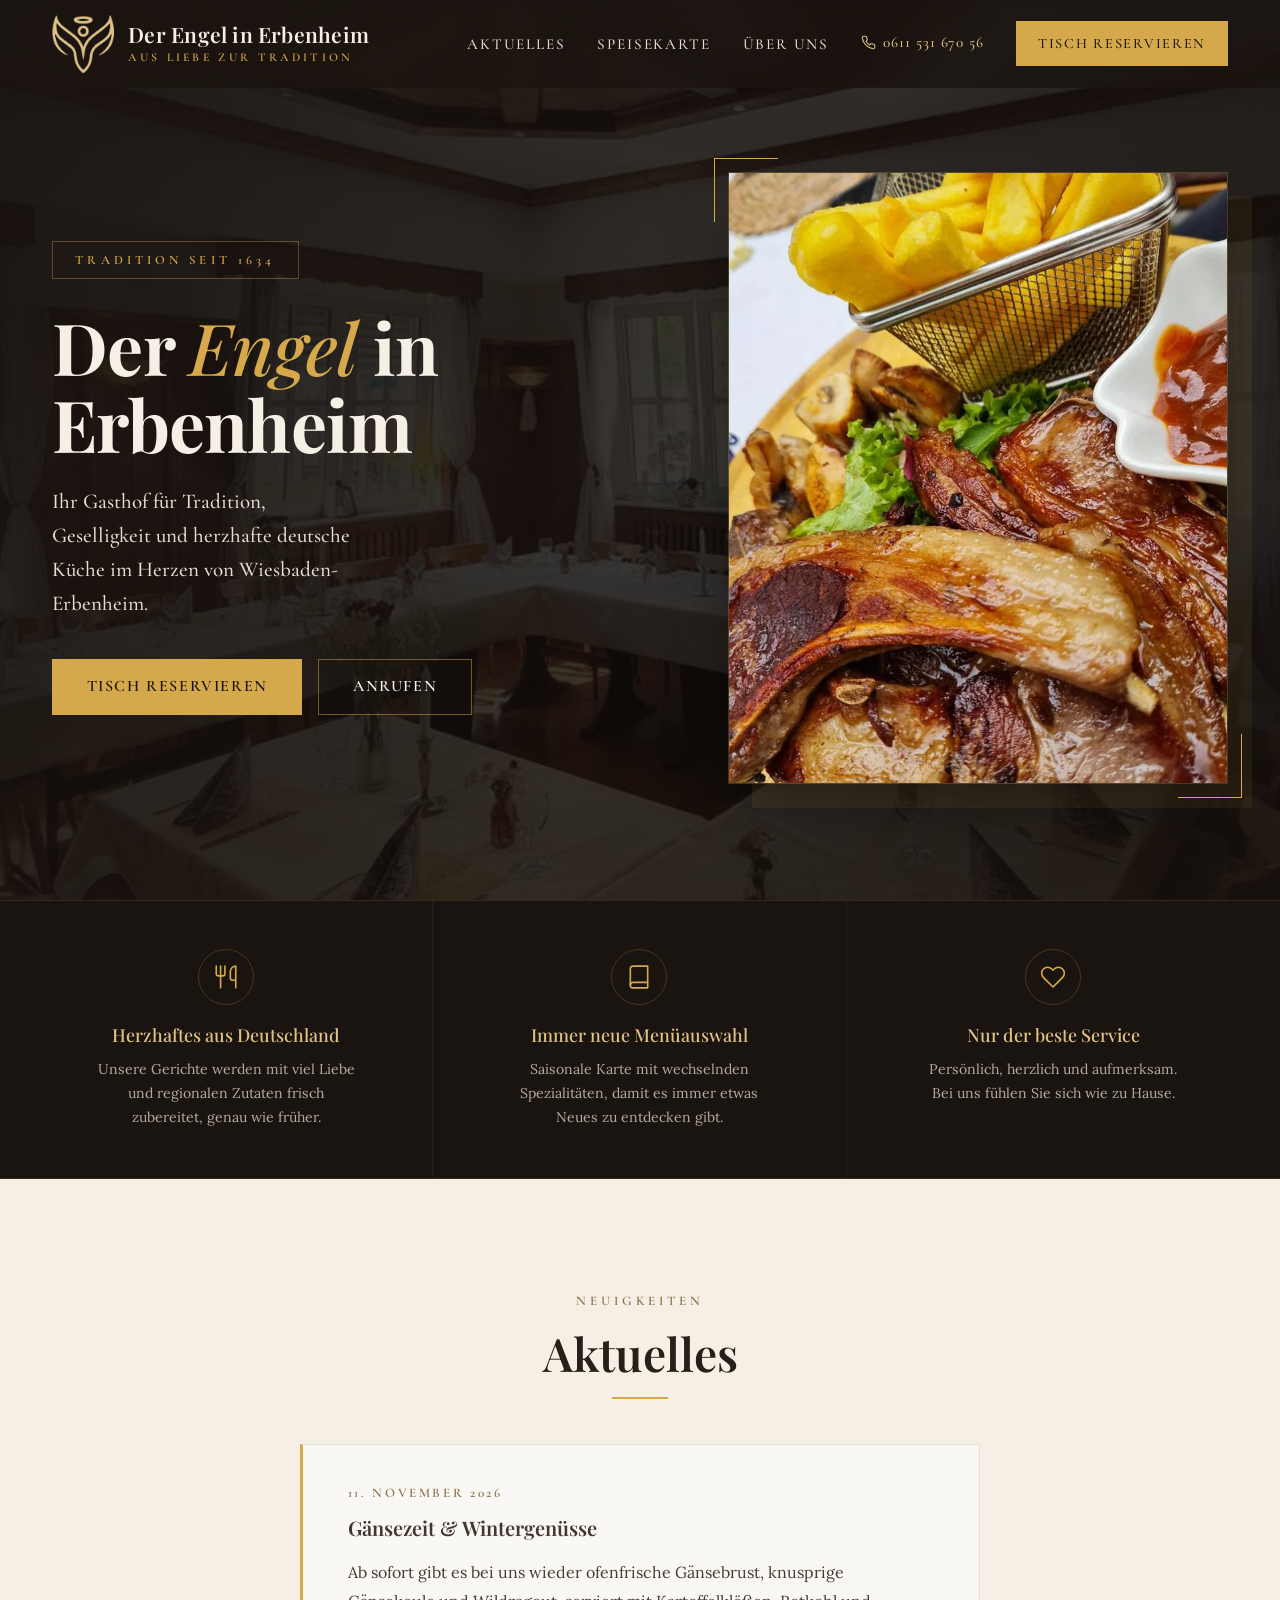
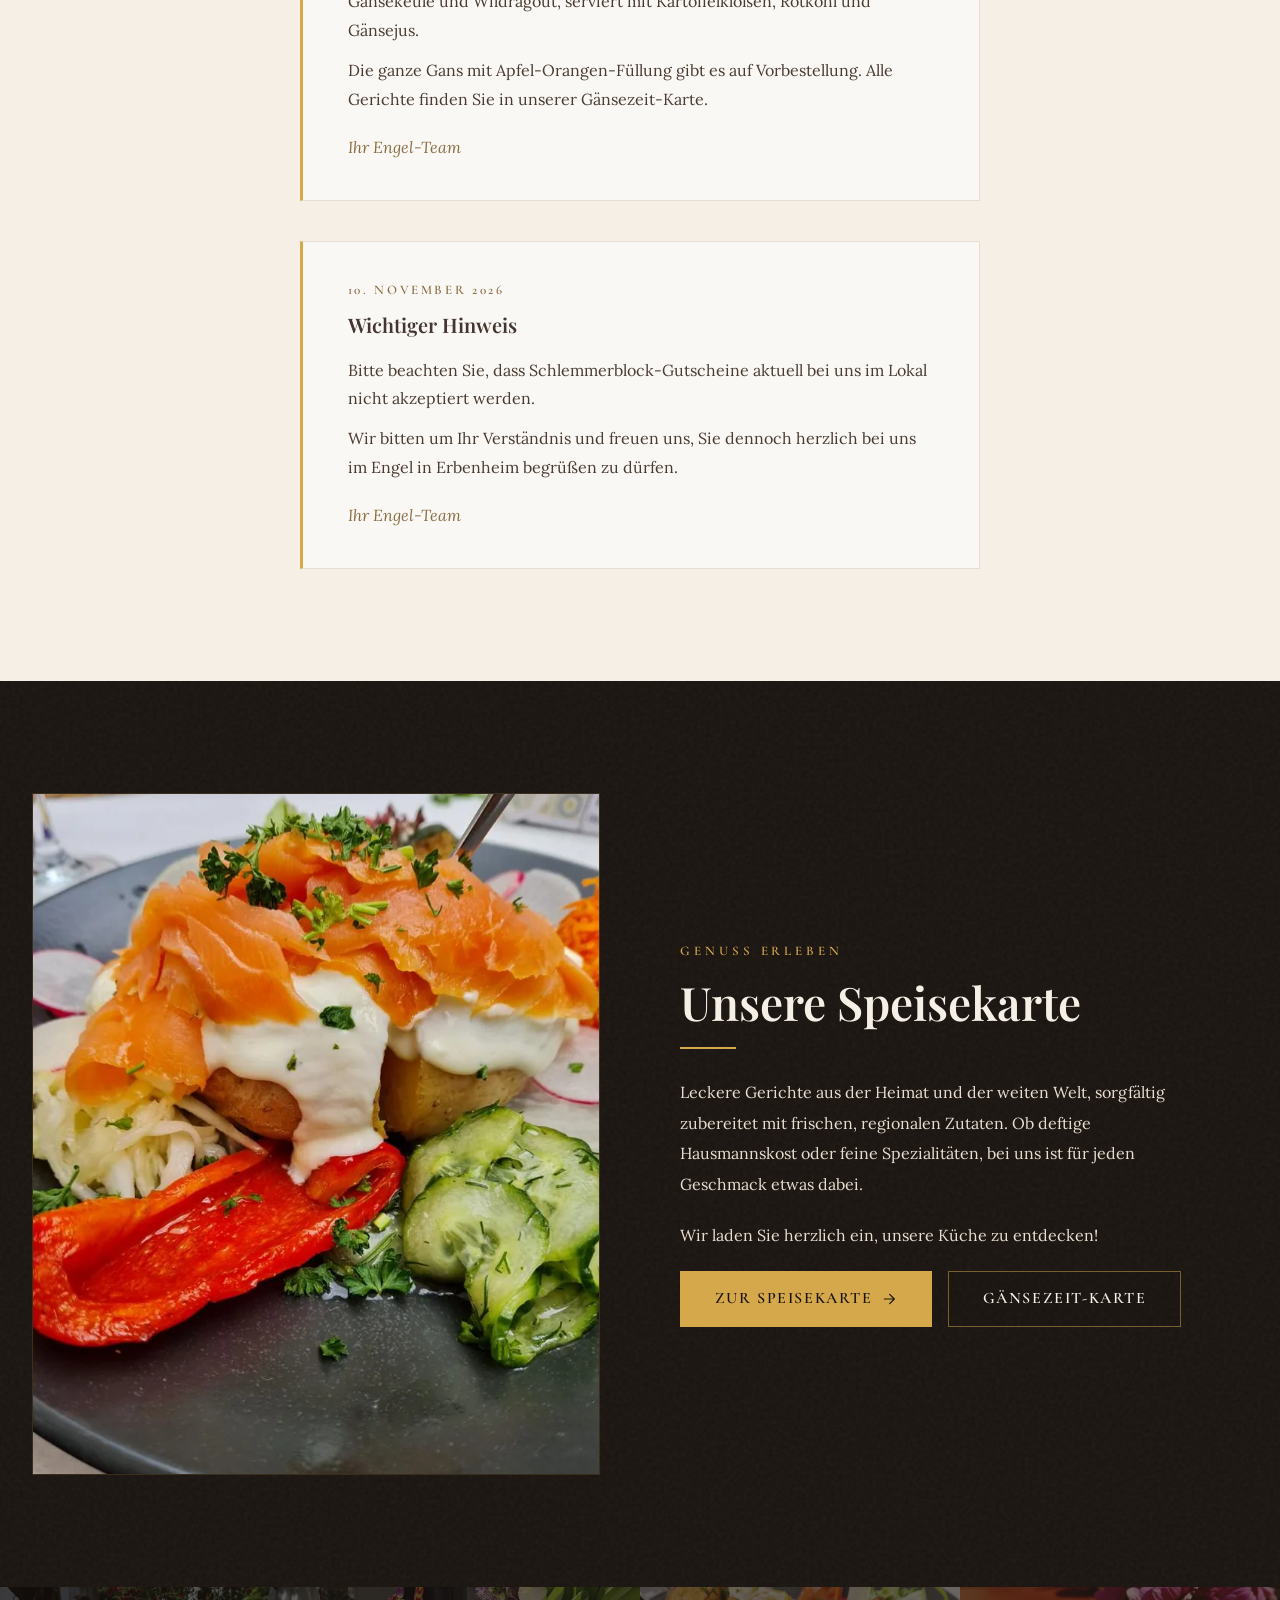
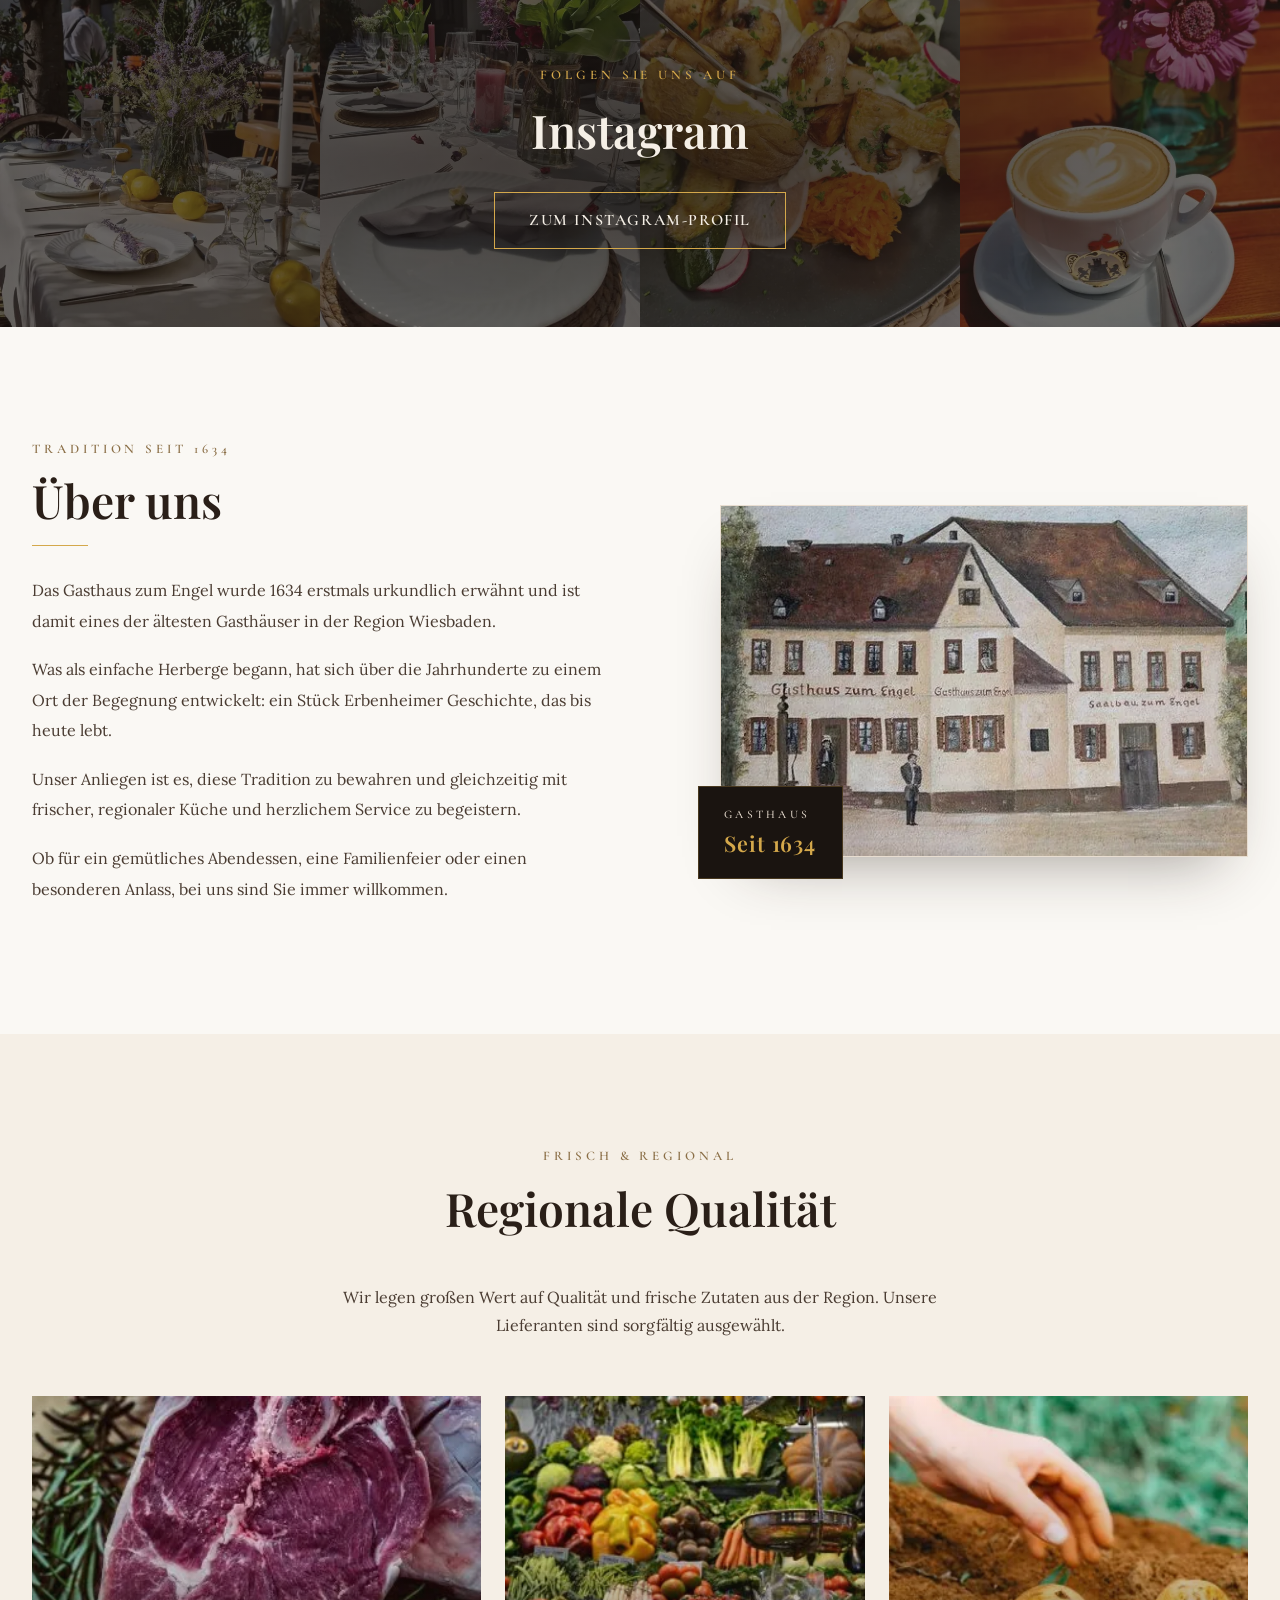
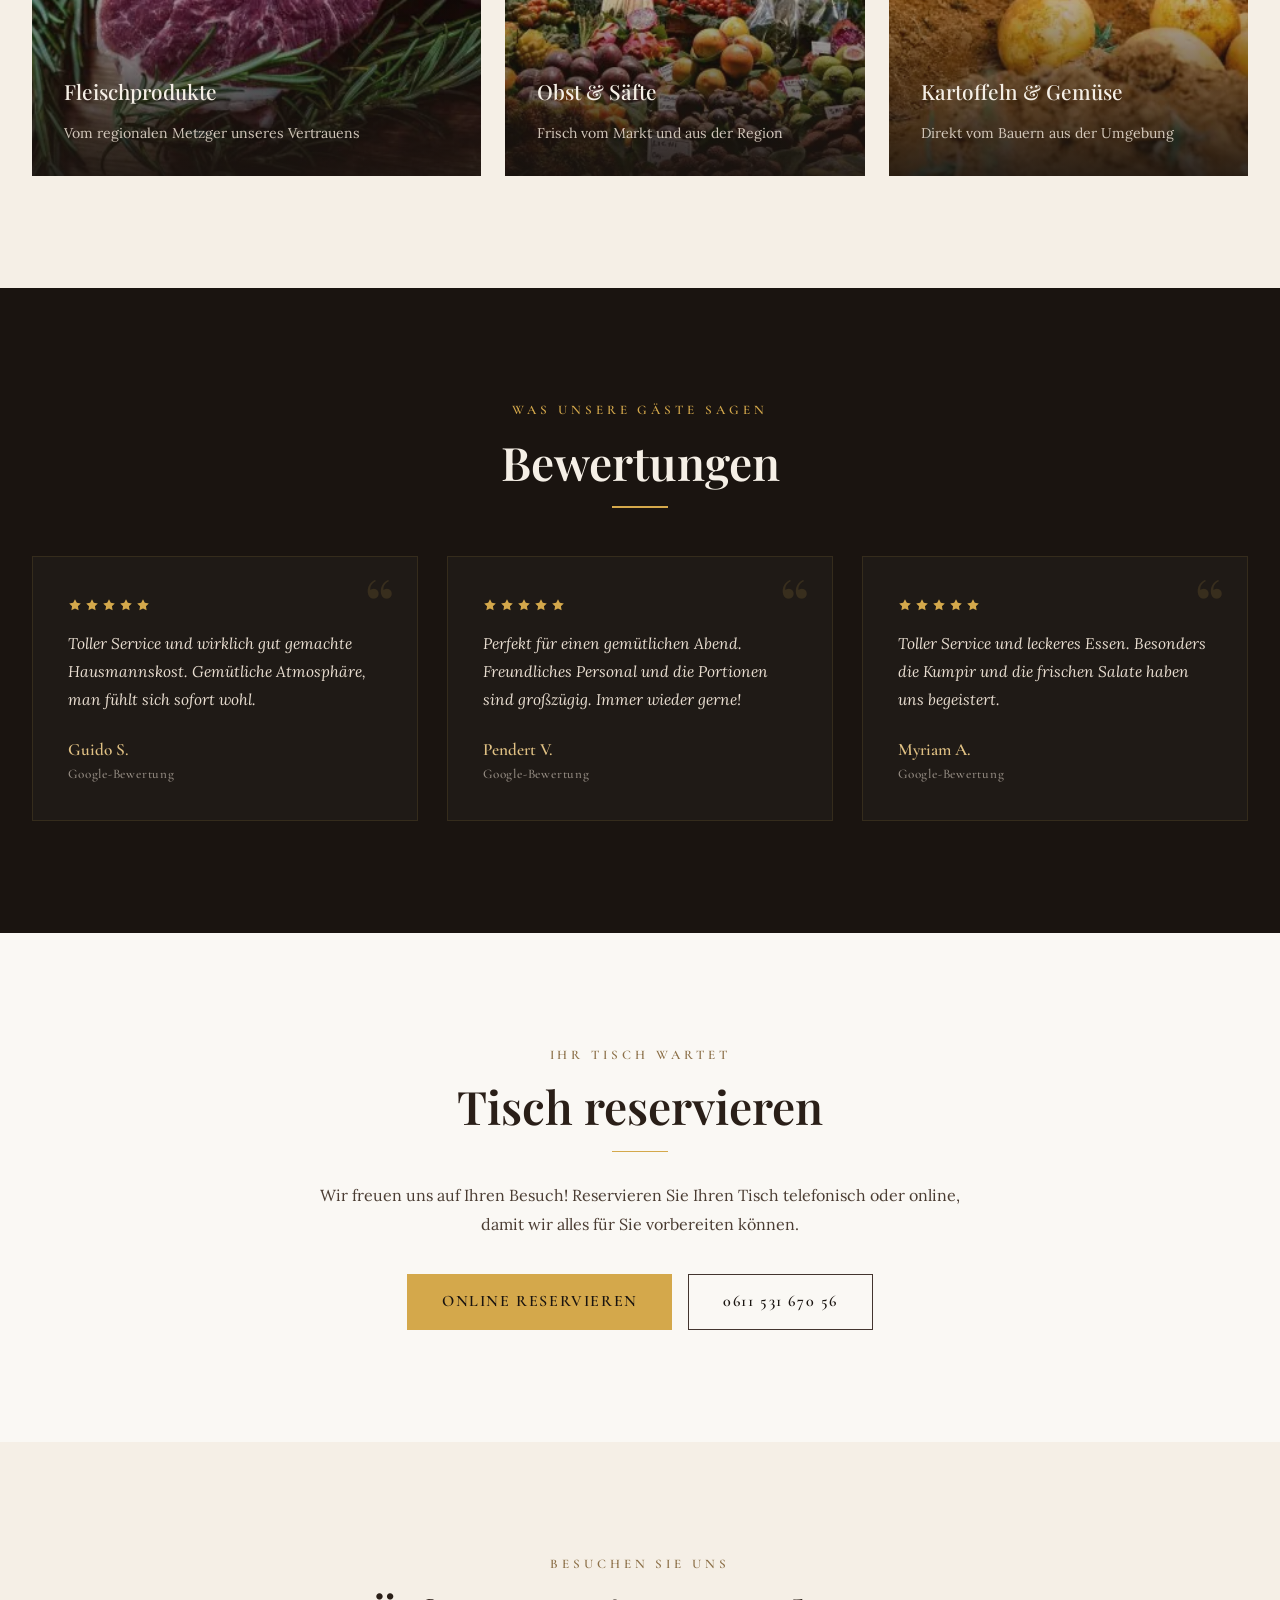
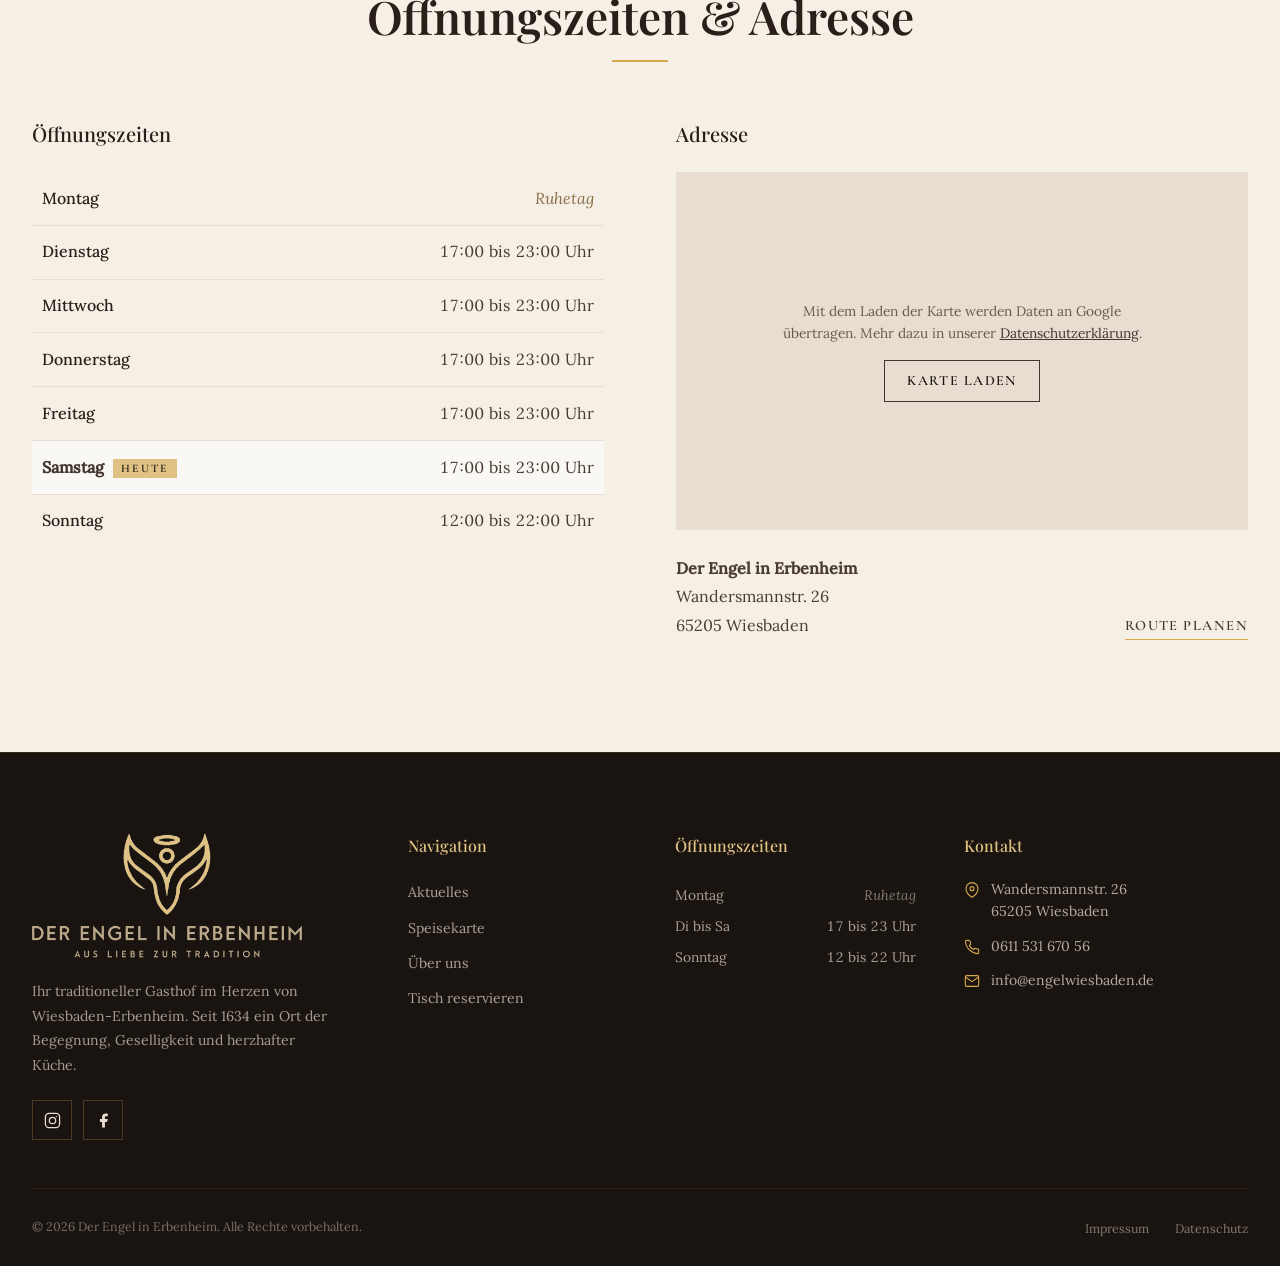
<file: index.html>
<!DOCTYPE html>
<html lang="de">
<head>
<meta charset="UTF-8">
<meta name="viewport" content="width=device-width, initial-scale=1">
<title>Der Engel in Erbenheim | Traditionsgasthof seit 1634 in Wiesbaden</title>
<meta name="description" content="Gasthof Der Engel in Wiesbaden-Erbenheim: herzhafte deutsche Küche, regionale Zutaten und gemütliche Atmosphäre seit 1634. Jetzt Tisch reservieren.">
<meta name="theme-color" content="#1a1410">
<link rel="canonical" href="https://engelwiesbaden.de/">

<meta property="og:type" content="restaurant">
<meta property="og:locale" content="de_DE">
<meta property="og:title" content="Der Engel in Erbenheim | Aus Liebe zur Tradition">
<meta property="og:description" content="Traditionsgasthof seit 1634 in Wiesbaden-Erbenheim. Herzhafte Küche mit regionalen Zutaten.">
<meta property="og:url" content="https://engelwiesbaden.de/">
<meta property="og:image" content="https://engelwiesbaden.de/assets/img/og-image.jpg">
<meta name="twitter:card" content="summary_large_image">

<link rel="icon" type="image/png" href="assets/img/favicon.png">
<link rel="apple-touch-icon" href="assets/img/apple-touch-icon.png">

<link rel="preload" href="assets/fonts/playfair-display-latin-700-normal.woff2" as="font" type="font/woff2" crossorigin>
<link rel="stylesheet" href="assets/css/fonts.css">
<link rel="preload" as="image" href="assets/img/gastraum.webp" fetchpriority="high">
<link rel="stylesheet" href="assets/css/style.css">
<script>document.documentElement.classList.add('js')</script>

<script type="application/ld+json">
{
  "@context": "https://schema.org",
  "@type": "Restaurant",
  "name": "Der Engel in Erbenheim",
  "slogan": "Aus Liebe zur Tradition",
  "image": "https://engelwiesbaden.de/assets/img/og-image.jpg",
  "url": "https://engelwiesbaden.de/",
  "telephone": "+49 611 53167056",
  "servesCuisine": "Deutsche Küche",
  "foundingDate": "1634",
  "address": {
    "@type": "PostalAddress",
    "streetAddress": "Wandersmannstr. 26",
    "postalCode": "65205",
    "addressLocality": "Wiesbaden",
    "addressRegion": "Hessen",
    "addressCountry": "DE"
  },
  "openingHoursSpecification": [
    {"@type": "OpeningHoursSpecification", "dayOfWeek": ["Tuesday","Wednesday","Thursday","Friday","Saturday"], "opens": "17:00", "closes": "23:00"},
    {"@type": "OpeningHoursSpecification", "dayOfWeek": "Sunday", "opens": "12:00", "closes": "22:00"}
  ],
  "acceptsReservations": "True",
  "sameAs": ["https://www.instagram.com/gasthauszumengelwiesbaden/", "https://www.facebook.com/p/Gasthaus-zum-Engel-Wiesbaden-100083288473394/"]
}
</script>
</head>
<body>
<a class="skip-link" href="#main">Zum Inhalt springen</a>

<!-- Navigation -->
<header class="nav">
  <div class="nav-inner">
    <a href="#top" class="nav-logo" aria-label="Der Engel in Erbenheim, zur Startseite">
      <img src="assets/img/logo-mark.png" alt="" width="317" height="297">
      <span class="nav-wordmark"><span class="wm-name">Der Engel in Erbenheim</span><span class="wm-tag">Aus Liebe zur Tradition</span></span>
    </a>
    <nav aria-label="Hauptnavigation">
      <ul class="nav-links">
        <li><a href="#aktuelles">Aktuelles</a></li>
        <li><a href="#speisekarte">Speisekarte</a></li>
        <li><a href="#ueber">Über uns</a></li>
        <li><a href="tel:+4961153167056" class="nav-phone"><svg viewBox="0 0 24 24" fill="none" stroke="currentColor" stroke-width="1.7" stroke-linecap="round" stroke-linejoin="round" aria-hidden="true"><path d="M22 16.92v3a2 2 0 0 1-2.18 2 19.79 19.79 0 0 1-8.63-3.07 19.5 19.5 0 0 1-6-6A19.79 19.79 0 0 1 2.12 4.18 2 2 0 0 1 4.11 2h3a2 2 0 0 1 2 1.72c.13.96.36 1.9.7 2.81a2 2 0 0 1-.45 2.11L8.09 9.91a16 16 0 0 0 6 6l1.27-1.27a2 2 0 0 1 2.11-.45c.91.34 1.85.57 2.81.7A2 2 0 0 1 22 16.92z"/></svg>0611 531 670 56</a></li>
        <li><a href="#reservierung" class="btn btn-primary">Tisch reservieren</a></li>
      </ul>
    </nav>
    <button class="menu-toggle" type="button" aria-expanded="false" aria-controls="mobile-menu" aria-label="Menü öffnen">
      <span></span><span></span><span></span>
    </button>
  </div>
</header>
<div class="mobile-menu" id="mobile-menu">
  <a href="#aktuelles">Aktuelles</a>
  <a href="#speisekarte">Speisekarte</a>
  <a href="#ueber">Über uns</a>
  <a href="tel:+4961153167056">0611 531 670 56</a>
  <a href="#reservierung" class="btn btn-primary">Tisch reservieren</a>
</div>

<main id="main">

<!-- Hero -->
<section class="hero" id="top">
  <div class="hero-bg" aria-hidden="true">
    <img src="assets/img/gastraum.webp" alt="" width="768" height="1024" fetchpriority="high">
  </div>
  <div class="hero-overlay" aria-hidden="true"></div>
  <div class="hero-content">
    <div class="hero-text">
      <span class="hero-badge">Tradition seit 1634</span>
      <h1>Der <em>Engel</em> in<br>Erbenheim</h1>
      <p class="hero-sub">Ihr Gasthof für Tradition, Geselligkeit und herzhafte deutsche Küche im Herzen von Wiesbaden-Erbenheim.</p>
      <div class="hero-buttons">
        <a href="#reservierung" class="btn btn-primary">Tisch reservieren</a>
        <a href="tel:+4961153167056" class="btn btn-outline">Anrufen</a>
      </div>
    </div>
    <div class="hero-image-frame">
      <span class="corner corner-tl" aria-hidden="true"></span>
      <img src="assets/img/rippchen.webp" alt="Gegrillte Koteletts mit Pommes, Champignons und Salat" width="750" height="1000">
      <span class="corner corner-br" aria-hidden="true"></span>
    </div>
  </div>
  <div data-nav-sentinel style="position:absolute;top:60vh;height:1px;width:1px" aria-hidden="true"></div>
</section>

<!-- Features -->
<div class="features-bar">
  <div class="features-inner">
    <div class="feature-item reveal delay-1">
      <span class="feature-icon" aria-hidden="true"><svg viewBox="0 0 24 24"><path d="M3 2v7c0 1.1.9 2 2 2h4a2 2 0 0 0 2-2V2"/><path d="M7 2v20"/><path d="M21 15V2a5 5 0 0 0-5 5v6c0 1.1.9 2 2 2h3Zm0 0v7"/></svg></span>
      <h3>Herzhaftes aus Deutschland</h3>
      <p>Unsere Gerichte werden mit viel Liebe und regionalen Zutaten frisch zubereitet, genau wie früher.</p>
    </div>
    <div class="feature-item reveal delay-2">
      <span class="feature-icon" aria-hidden="true"><svg viewBox="0 0 24 24"><path d="M4 19.5A2.5 2.5 0 0 1 6.5 17H20"/><path d="M6.5 2H20v20H6.5A2.5 2.5 0 0 1 4 19.5v-15A2.5 2.5 0 0 1 6.5 2z"/></svg></span>
      <h3>Immer neue Menüauswahl</h3>
      <p>Saisonale Karte mit wechselnden Spezialitäten, damit es immer etwas Neues zu entdecken gibt.</p>
    </div>
    <div class="feature-item reveal delay-3">
      <span class="feature-icon" aria-hidden="true"><svg viewBox="0 0 24 24"><path d="M20.84 4.61a5.5 5.5 0 0 0-7.78 0L12 5.67l-1.06-1.06a5.5 5.5 0 0 0-7.78 7.78l1.06 1.06L12 21.23l7.78-7.78 1.06-1.06a5.5 5.5 0 0 0 0-7.78z"/></svg></span>
      <h3>Nur der beste Service</h3>
      <p>Persönlich, herzlich und aufmerksam. Bei uns fühlen Sie sich wie zu Hause.</p>
    </div>
  </div>
</div>

<!-- Aktuelles -->
<section class="aktuelles center" id="aktuelles">
  <div class="container">
    <span class="section-label reveal">Neuigkeiten</span>
    <h2 class="section-title reveal">Aktuelles</h2>
    <div class="divider reveal"></div>
    <!-- Inhalte kommen aus assets/data/aktuelles.json. Der Inhalt hier ist nur der Fallback ohne JavaScript. -->
    <div class="aktuelles-list" data-aktuelles>
      <article class="aktuelles-box reveal">
        <h3>Wichtiger Hinweis</h3>
        <p>Bitte beachten Sie, dass Schlemmerblock-Gutscheine aktuell bei uns im Lokal nicht akzeptiert werden.</p>
        <p>Wir bitten um Ihr Verständnis und freuen uns, Sie dennoch herzlich bei uns im Engel in Erbenheim begrüßen zu dürfen.</p>
        <p class="signature">Ihr Engel-Team</p>
      </article>
    </div>
  </div>
</section>

<!-- Speisekarte -->
<section class="speisekarte on-dark grain" id="speisekarte">
  <div class="container split">
    <div class="media-frame reveal-left">
      <img src="assets/img/lachs-ofenkartoffel.webp" alt="Ofenkartoffel mit Räucherlachs, Kräutercreme und Gurkensalat" width="750" height="1000" loading="lazy">
    </div>
    <div class="speisekarte-text reveal-right">
      <span class="section-label">Genuss erleben</span>
      <h2 class="section-title">Unsere Speisekarte</h2>
      <div class="divider"></div>
      <p>Leckere Gerichte aus der Heimat und der weiten Welt, sorgfältig zubereitet mit frischen, regionalen Zutaten. Ob deftige Hausmannskost oder feine Spezialitäten, bei uns ist für jeden Geschmack etwas dabei.</p>
      <p>Wir laden Sie herzlich ein, unsere Küche zu entdecken!</p>
      <div class="menu-buttons">
        <a href="assets/speisekarten/speisekarte.pdf" class="btn btn-primary" target="_blank" rel="noopener">Zur Speisekarte <svg viewBox="0 0 24 24" fill="none" stroke="currentColor" stroke-width="1.8" stroke-linecap="round" stroke-linejoin="round" aria-hidden="true"><path d="M5 12h14M13 5l7 7-7 7"/></svg></a>
        <!-- Saisonkarte: Datei tauschen oder Button entfernen, wenn die Saison endet -->
        <a href="assets/speisekarten/gaensezeit-wintergenuesse.pdf" class="btn btn-outline" target="_blank" rel="noopener">Gänsezeit-Karte</a>
      </div>
    </div>
  </div>
</section>

<!-- Instagram -->
<section class="instagram" aria-labelledby="insta-title">
  <div class="instagram-images" aria-hidden="true">
    <img src="assets/img/biergarten.webp" alt="" width="600" height="800" loading="lazy">
    <img src="assets/img/tischdeko.webp" alt="" width="600" height="800" loading="lazy">
    <img src="assets/img/pilz-ofenkartoffel.webp" alt="" width="600" height="800" loading="lazy">
    <img src="assets/img/kaffee.webp" alt="" width="600" height="800" loading="lazy">
  </div>
  <div class="instagram-overlay">
    <span class="section-label">Folgen Sie uns auf</span>
    <h2 id="insta-title">Instagram</h2>
    <a href="https://www.instagram.com/gasthauszumengelwiesbaden/" class="btn btn-ghost-gold" target="_blank" rel="noopener">Zum Instagram-Profil</a>
  </div>
</section>

<!-- Über uns -->
<section class="ueber-uns" id="ueber">
  <div class="container split">
    <div class="ueber-text reveal-left">
      <span class="section-label">Tradition seit 1634</span>
      <h2 class="section-title">Über uns</h2>
      <div class="divider"></div>
      <p>Das Gasthaus zum Engel wurde 1634 erstmals urkundlich erwähnt und ist damit eines der ältesten Gasthäuser in der Region Wiesbaden.</p>
      <p>Was als einfache Herberge begann, hat sich über die Jahrhunderte zu einem Ort der Begegnung entwickelt: ein Stück Erbenheimer Geschichte, das bis heute lebt.</p>
      <p>Unser Anliegen ist es, diese Tradition zu bewahren und gleichzeitig mit frischer, regionaler Küche und herzlichem Service zu begeistern.</p>
      <p>Ob für ein gemütliches Abendessen, eine Familienfeier oder einen besonderen Anlass, bei uns sind Sie immer willkommen.</p>
    </div>
    <div class="ueber-image reveal-right">
      <div class="media-frame">
        <img src="assets/img/gasthaus-historisch.webp" alt="Historisches Gemälde des Gasthauses zum Engel mit Saalbau" width="550" height="366" loading="lazy">
      </div>
      <div class="ueber-year"><small>Gasthaus</small>Seit 1634</div>
    </div>
  </div>
</section>

<!-- Regionale Qualität -->
<section class="regional">
  <div class="container">
    <div class="regional-intro">
      <span class="section-label reveal">Frisch &amp; regional</span>
      <h2 class="section-title reveal">Regionale Qualität</h2>
      <div class="divider reveal" style="margin-inline:auto"></div>
      <p class="reveal">Wir legen großen Wert auf Qualität und frische Zutaten aus der Region. Unsere Lieferanten sind sorgfältig ausgewählt.</p>
    </div>
    <div class="regional-grid">
      <figure class="regional-card reveal delay-1">
        <img src="assets/img/fleisch.webp" alt="Frisches Steak mit Rosmarin" width="400" height="300" loading="lazy">
        <figcaption><h3>Fleischprodukte</h3><p>Vom regionalen Metzger unseres Vertrauens</p></figcaption>
      </figure>
      <figure class="regional-card reveal delay-2">
        <img src="assets/img/obst-gemuese.webp" alt="Marktstand mit frischem Obst und Gemüse" width="400" height="300" loading="lazy">
        <figcaption><h3>Obst &amp; Säfte</h3><p>Frisch vom Markt und aus der Region</p></figcaption>
      </figure>
      <figure class="regional-card reveal delay-3">
        <img src="assets/img/kartoffeln.webp" alt="Frisch geerntete Kartoffeln im Feld" width="400" height="300" loading="lazy">
        <figcaption><h3>Kartoffeln &amp; Gemüse</h3><p>Direkt vom Bauern aus der Umgebung</p></figcaption>
      </figure>
    </div>
  </div>
</section>

<!-- Bewertungen -->
<section class="reviews on-dark center" aria-labelledby="reviews-title">
  <div class="container">
    <span class="section-label reveal">Was unsere Gäste sagen</span>
    <h2 class="section-title reveal" id="reviews-title">Bewertungen</h2>
    <div class="divider reveal"></div>
    <!-- Platzhalter: wird später durch das Trustindex-Widget (Google-Bewertungen) ersetzt -->
    <div class="reviews-grid">
      <figure class="review-card reveal delay-1">
        <div class="review-stars" role="img" aria-label="5 von 5 Sternen"><svg viewBox="0 0 24 24"><path d="m12 2 3.1 6.3 6.9 1-5 4.9 1.2 6.8L12 17.8 5.8 21l1.2-6.8-5-4.9 6.9-1z"/></svg><svg viewBox="0 0 24 24"><path d="m12 2 3.1 6.3 6.9 1-5 4.9 1.2 6.8L12 17.8 5.8 21l1.2-6.8-5-4.9 6.9-1z"/></svg><svg viewBox="0 0 24 24"><path d="m12 2 3.1 6.3 6.9 1-5 4.9 1.2 6.8L12 17.8 5.8 21l1.2-6.8-5-4.9 6.9-1z"/></svg><svg viewBox="0 0 24 24"><path d="m12 2 3.1 6.3 6.9 1-5 4.9 1.2 6.8L12 17.8 5.8 21l1.2-6.8-5-4.9 6.9-1z"/></svg><svg viewBox="0 0 24 24"><path d="m12 2 3.1 6.3 6.9 1-5 4.9 1.2 6.8L12 17.8 5.8 21l1.2-6.8-5-4.9 6.9-1z"/></svg></div>
        <blockquote>Toller Service und wirklich gut gemachte Hausmannskost. Gemütliche Atmosphäre, man fühlt sich sofort wohl.</blockquote>
        <figcaption class="review-author">Guido S.<span>Google-Bewertung</span></figcaption>
      </figure>
      <figure class="review-card reveal delay-2">
        <div class="review-stars" role="img" aria-label="5 von 5 Sternen"><svg viewBox="0 0 24 24"><path d="m12 2 3.1 6.3 6.9 1-5 4.9 1.2 6.8L12 17.8 5.8 21l1.2-6.8-5-4.9 6.9-1z"/></svg><svg viewBox="0 0 24 24"><path d="m12 2 3.1 6.3 6.9 1-5 4.9 1.2 6.8L12 17.8 5.8 21l1.2-6.8-5-4.9 6.9-1z"/></svg><svg viewBox="0 0 24 24"><path d="m12 2 3.1 6.3 6.9 1-5 4.9 1.2 6.8L12 17.8 5.8 21l1.2-6.8-5-4.9 6.9-1z"/></svg><svg viewBox="0 0 24 24"><path d="m12 2 3.1 6.3 6.9 1-5 4.9 1.2 6.8L12 17.8 5.8 21l1.2-6.8-5-4.9 6.9-1z"/></svg><svg viewBox="0 0 24 24"><path d="m12 2 3.1 6.3 6.9 1-5 4.9 1.2 6.8L12 17.8 5.8 21l1.2-6.8-5-4.9 6.9-1z"/></svg></div>
        <blockquote>Perfekt für einen gemütlichen Abend. Freundliches Personal und die Portionen sind großzügig. Immer wieder gerne!</blockquote>
        <figcaption class="review-author">Pendert V.<span>Google-Bewertung</span></figcaption>
      </figure>
      <figure class="review-card reveal delay-3">
        <div class="review-stars" role="img" aria-label="5 von 5 Sternen"><svg viewBox="0 0 24 24"><path d="m12 2 3.1 6.3 6.9 1-5 4.9 1.2 6.8L12 17.8 5.8 21l1.2-6.8-5-4.9 6.9-1z"/></svg><svg viewBox="0 0 24 24"><path d="m12 2 3.1 6.3 6.9 1-5 4.9 1.2 6.8L12 17.8 5.8 21l1.2-6.8-5-4.9 6.9-1z"/></svg><svg viewBox="0 0 24 24"><path d="m12 2 3.1 6.3 6.9 1-5 4.9 1.2 6.8L12 17.8 5.8 21l1.2-6.8-5-4.9 6.9-1z"/></svg><svg viewBox="0 0 24 24"><path d="m12 2 3.1 6.3 6.9 1-5 4.9 1.2 6.8L12 17.8 5.8 21l1.2-6.8-5-4.9 6.9-1z"/></svg><svg viewBox="0 0 24 24"><path d="m12 2 3.1 6.3 6.9 1-5 4.9 1.2 6.8L12 17.8 5.8 21l1.2-6.8-5-4.9 6.9-1z"/></svg></div>
        <blockquote>Toller Service und leckeres Essen. Besonders die Kumpir und die frischen Salate haben uns begeistert.</blockquote>
        <figcaption class="review-author">Myriam A.<span>Google-Bewertung</span></figcaption>
      </figure>
    </div>
  </div>
</section>

<!-- Reservierung -->
<section class="reservation" id="reservierung">
  <div class="container">
    <span class="section-label reveal">Ihr Tisch wartet</span>
    <h2 class="section-title reveal">Tisch reservieren</h2>
    <div class="divider reveal" style="margin-inline:auto"></div>
    <p class="reveal">Wir freuen uns auf Ihren Besuch! Reservieren Sie Ihren Tisch telefonisch oder online, damit wir alles für Sie vorbereiten können.</p>
    <div class="res-methods reveal">
      <a href="https://reservation.dish.co/widget/hydra-119463cc-df44-47fb-be42-47d680a5437c" class="btn btn-primary" target="_blank" rel="noopener">Online reservieren</a>
      <a href="tel:+4961153167056" class="btn btn-outline-dark">0611 531 670 56</a>
    </div>
  </div>
</section>

<!-- Öffnungszeiten & Adresse -->
<section class="info-section" id="kontakt">
  <div class="container">
    <div class="head">
      <span class="section-label reveal">Besuchen Sie uns</span>
      <h2 class="section-title reveal">Öffnungszeiten &amp; Adresse</h2>
      <div class="divider reveal" style="margin-inline:auto"></div>
    </div>
    <div class="info-grid">
      <div class="reveal-left">
        <h3>Öffnungszeiten</h3>
        <table class="hours-table">
          <tr data-day="1"><th scope="row">Montag</th><td class="closed">Ruhetag</td></tr>
          <tr data-day="2"><th scope="row">Dienstag</th><td>17:00 bis 23:00 Uhr</td></tr>
          <tr data-day="3"><th scope="row">Mittwoch</th><td>17:00 bis 23:00 Uhr</td></tr>
          <tr data-day="4"><th scope="row">Donnerstag</th><td>17:00 bis 23:00 Uhr</td></tr>
          <tr data-day="5"><th scope="row">Freitag</th><td>17:00 bis 23:00 Uhr</td></tr>
          <tr data-day="6"><th scope="row">Samstag</th><td>17:00 bis 23:00 Uhr</td></tr>
          <tr data-day="0"><th scope="row">Sonntag</th><td>12:00 bis 22:00 Uhr</td></tr>
        </table>
      </div>
      <div class="reveal-right">
        <h3>Adresse</h3>
        <div class="map" data-src="https://maps.google.com/maps?q=Wandersmannstr.%2026%2C%2065205%20Wiesbaden&amp;z=16&amp;output=embed">
          <div class="map-consent">
            <p>Mit dem Laden der Karte werden Daten an Google übertragen. Mehr dazu in unserer <a href="datenschutz.html">Datenschutzerklärung</a>.</p>
            <button type="button" class="btn btn-outline-dark" data-load-map>Karte laden</button>
          </div>
        </div>
        <div class="address-info">
          <p><strong>Der Engel in Erbenheim</strong><br>Wandersmannstr. 26<br>65205 Wiesbaden</p>
          <a class="route" href="https://www.google.com/maps/dir/?api=1&amp;destination=Wandersmannstr.%2026%2C%2065205%20Wiesbaden" target="_blank" rel="noopener">Route planen</a>
        </div>
      </div>
    </div>
  </div>
</section>

</main>

<!-- Footer -->
<footer class="footer">
  <div class="footer-top">
    <div class="footer-brand">
      <img src="assets/img/logo.png" alt="Der Engel in Erbenheim" width="980" height="455" loading="lazy">
      <p>Ihr traditioneller Gasthof im Herzen von Wiesbaden-Erbenheim. Seit 1634 ein Ort der Begegnung, Geselligkeit und herzhafter Küche.</p>
      <div class="footer-social">
        <a href="https://www.instagram.com/gasthauszumengelwiesbaden/" aria-label="Instagram" target="_blank" rel="noopener"><svg viewBox="0 0 24 24" fill="none" stroke="currentColor" stroke-width="1.8"><rect x="2" y="2" width="20" height="20" rx="5"/><circle cx="12" cy="12" r="4.5"/><circle cx="17.5" cy="6.5" r="1" fill="currentColor" stroke="none"/></svg></a>
        <a href="https://www.facebook.com/p/Gasthaus-zum-Engel-Wiesbaden-100083288473394/" aria-label="Facebook" target="_blank" rel="noopener"><svg viewBox="0 0 24 24" fill="currentColor"><path d="M18 2h-3a5 5 0 0 0-5 5v3H7v4h3v8h4v-8h3l1-4h-4V7a1 1 0 0 1 1-1h3z"/></svg></a>
      </div>
    </div>
    <div class="footer-col">
      <h4>Navigation</h4>
      <ul>
        <li><a href="#aktuelles">Aktuelles</a></li>
        <li><a href="#speisekarte">Speisekarte</a></li>
        <li><a href="#ueber">Über uns</a></li>
        <li><a href="#reservierung">Tisch reservieren</a></li>
      </ul>
    </div>
    <div class="footer-col">
      <h4>Öffnungszeiten</h4>
      <table class="footer-hours">
        <tr><th scope="row">Montag</th><td class="closed">Ruhetag</td></tr>
        <tr><th scope="row">Di bis Sa</th><td>17 bis 23 Uhr</td></tr>
        <tr><th scope="row">Sonntag</th><td>12 bis 22 Uhr</td></tr>
      </table>
    </div>
    <div class="footer-col">
      <h4>Kontakt</h4>
      <div class="contact-item">
        <svg viewBox="0 0 24 24" aria-hidden="true"><path d="M21 10c0 7-9 13-9 13s-9-6-9-13a9 9 0 0 1 18 0z"/><circle cx="12" cy="10" r="3"/></svg>
        <span>Wandersmannstr. 26<br>65205 Wiesbaden</span>
      </div>
      <div class="contact-item">
        <svg viewBox="0 0 24 24" aria-hidden="true"><path d="M22 16.92v3a2 2 0 0 1-2.18 2 19.79 19.79 0 0 1-8.63-3.07 19.5 19.5 0 0 1-6-6A19.79 19.79 0 0 1 2.12 4.18 2 2 0 0 1 4.11 2h3a2 2 0 0 1 2 1.72c.13.96.36 1.9.7 2.81a2 2 0 0 1-.45 2.11L8.09 9.91a16 16 0 0 0 6 6l1.27-1.27a2 2 0 0 1 2.11-.45c.91.34 1.85.57 2.81.7A2 2 0 0 1 22 16.92z"/></svg>
        <a href="tel:+4961153167056">0611 531 670 56</a>
      </div>
      <div class="contact-item">
        <svg viewBox="0 0 24 24" aria-hidden="true"><path d="M4 4h16c1.1 0 2 .9 2 2v12c0 1.1-.9 2-2 2H4c-1.1 0-2-.9-2-2V6c0-1.1.9-2 2-2z"/><path d="m22 6-10 7L2 6"/></svg>
        <a href="mailto:info@engelwiesbaden.de">info@engelwiesbaden.de</a>
      </div>
    </div>
  </div>
  <div class="footer-bottom">
    <p class="footer-copy">&copy; <span data-year>2026</span> Der Engel in Erbenheim. Alle Rechte vorbehalten.</p>
    <ul class="footer-legal">
      <li><a href="impressum.html">Impressum</a></li>
      <li><a href="datenschutz.html">Datenschutz</a></li>
    </ul>
  </div>
</footer>

<script src="assets/js/main.js" defer></script>
</body>
</html>
</file>
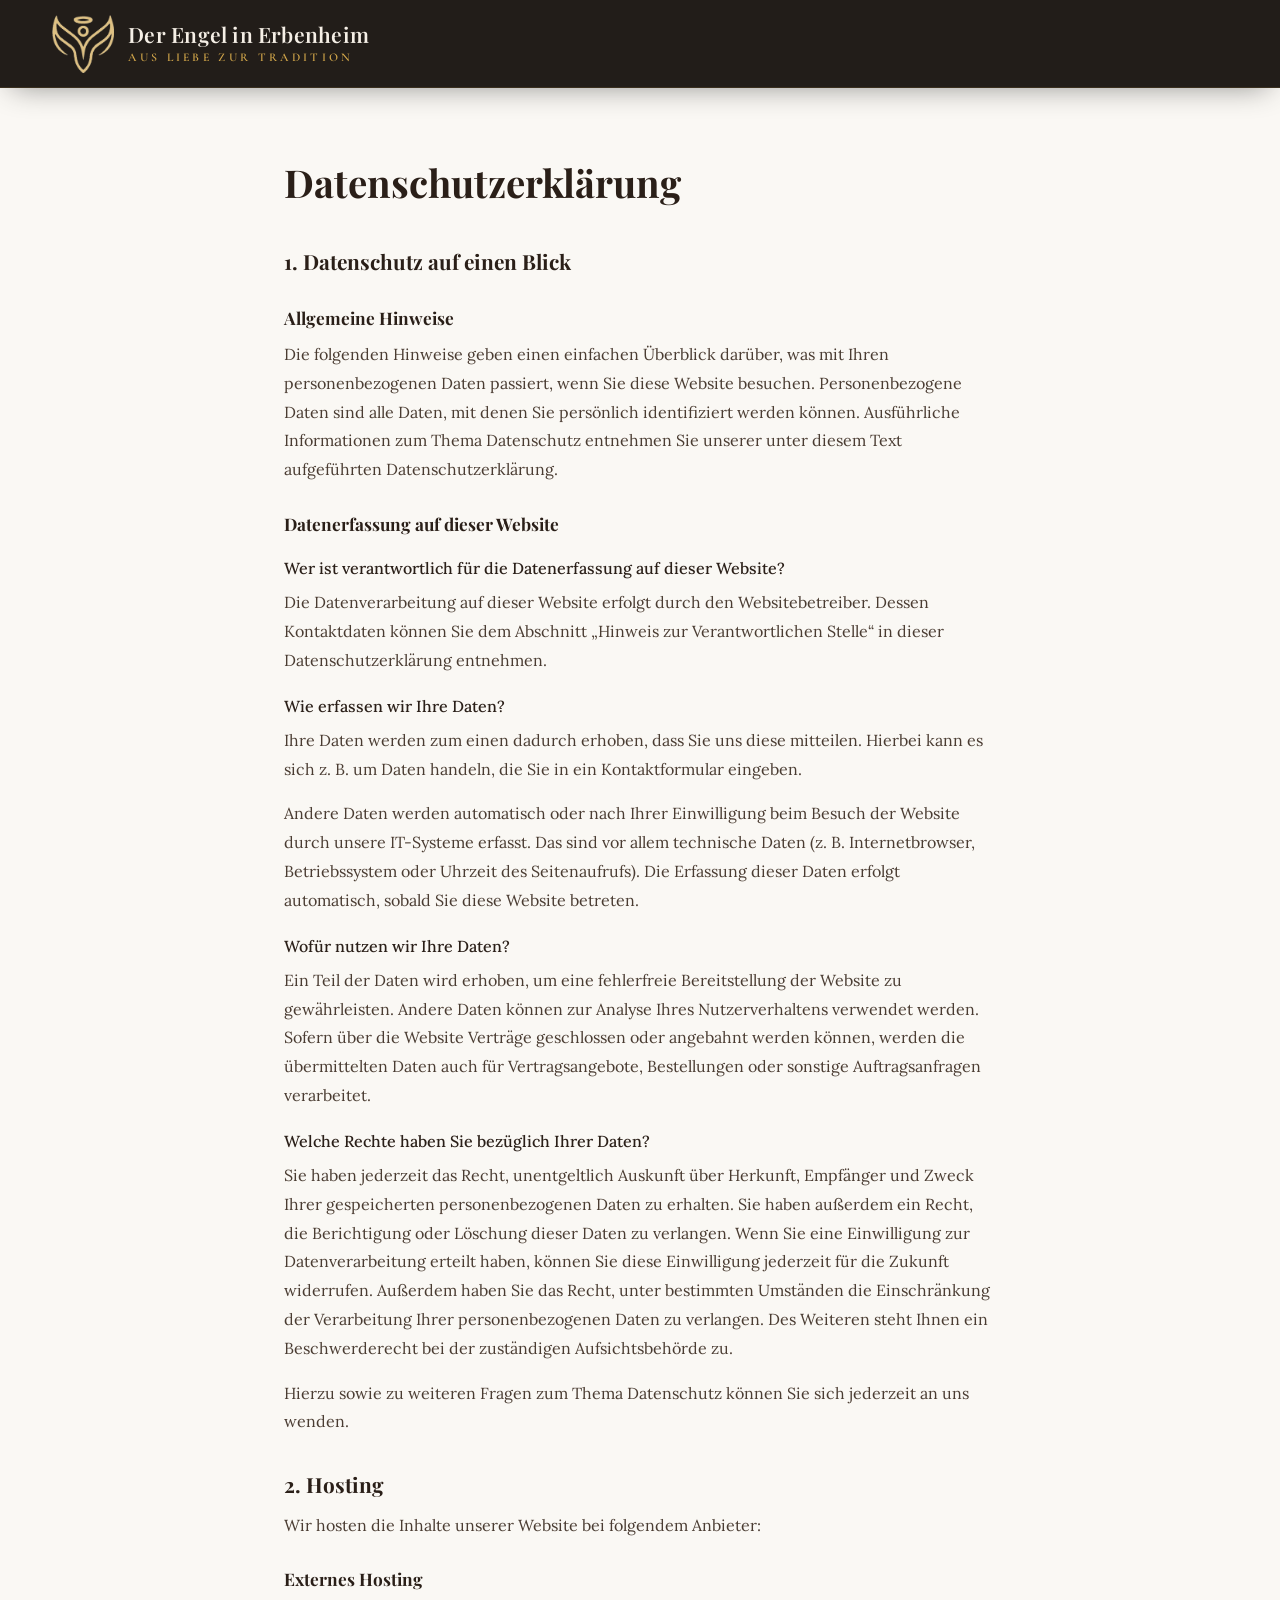
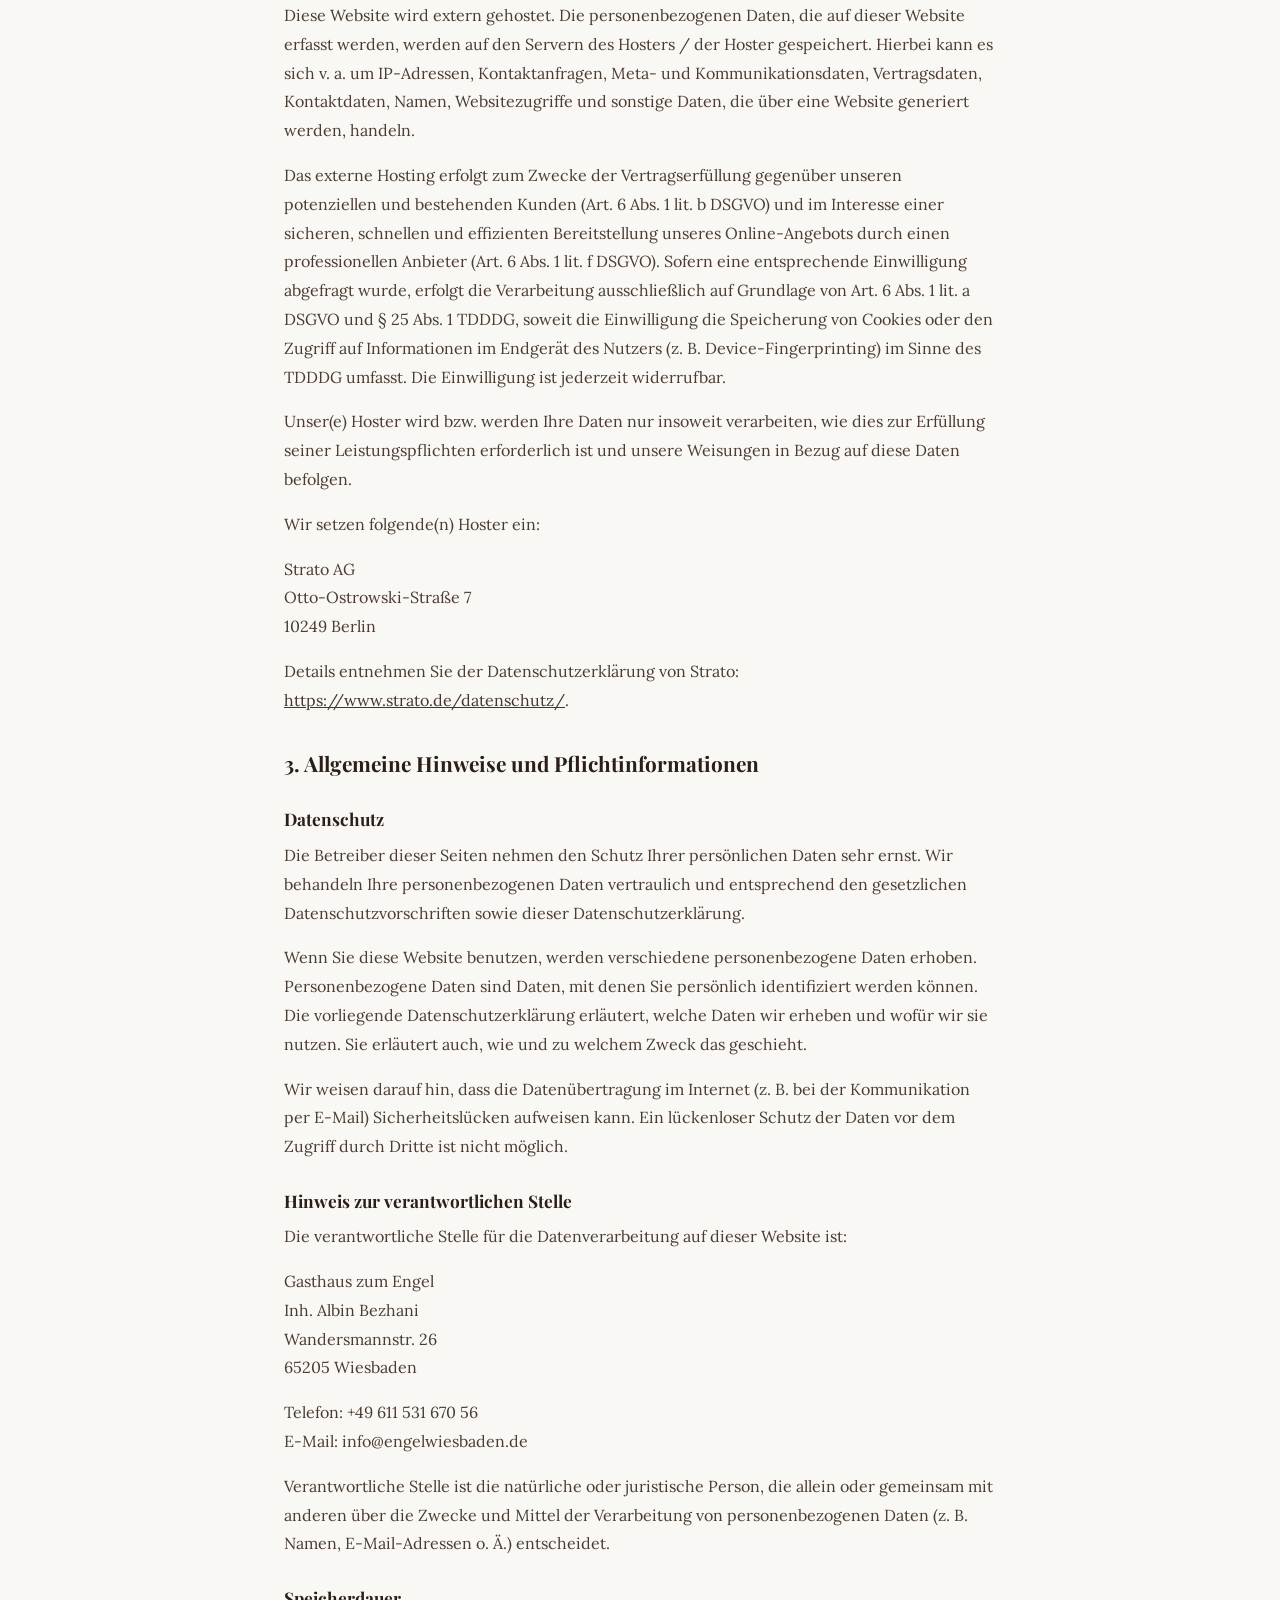
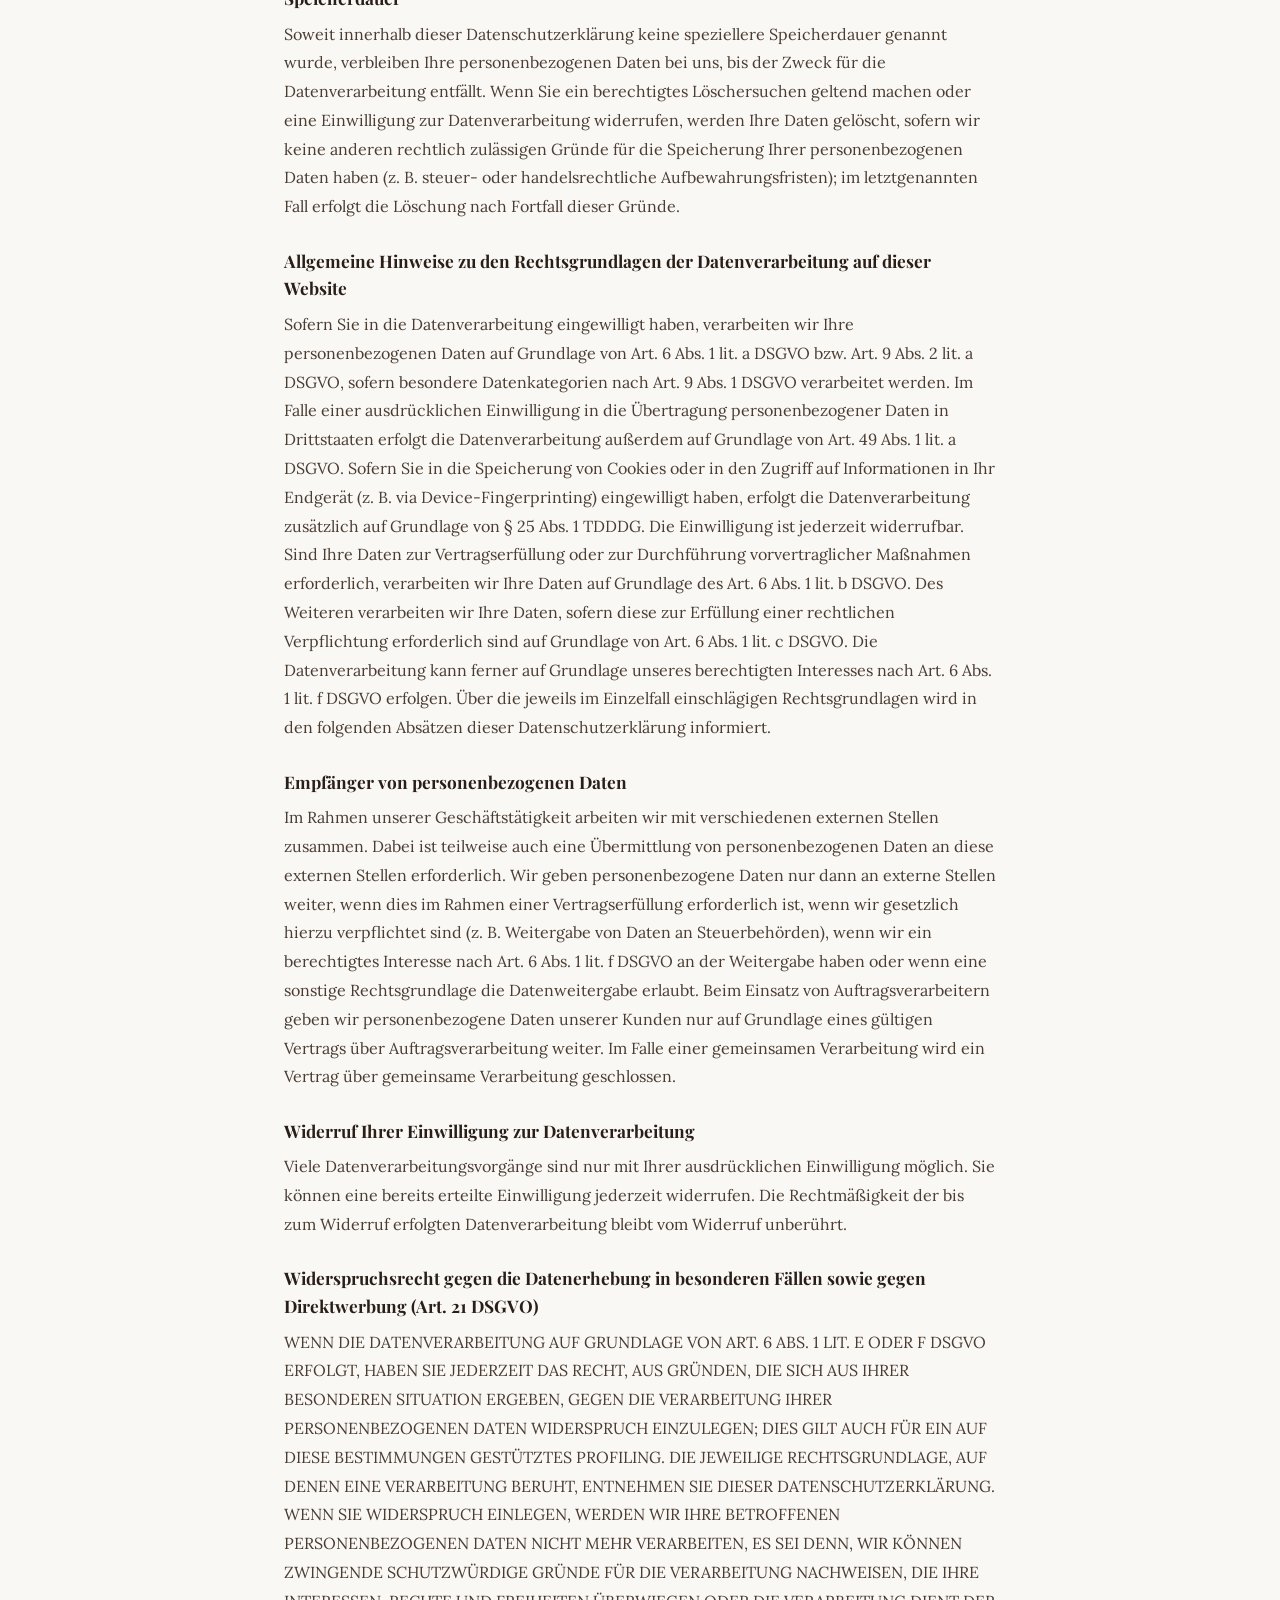
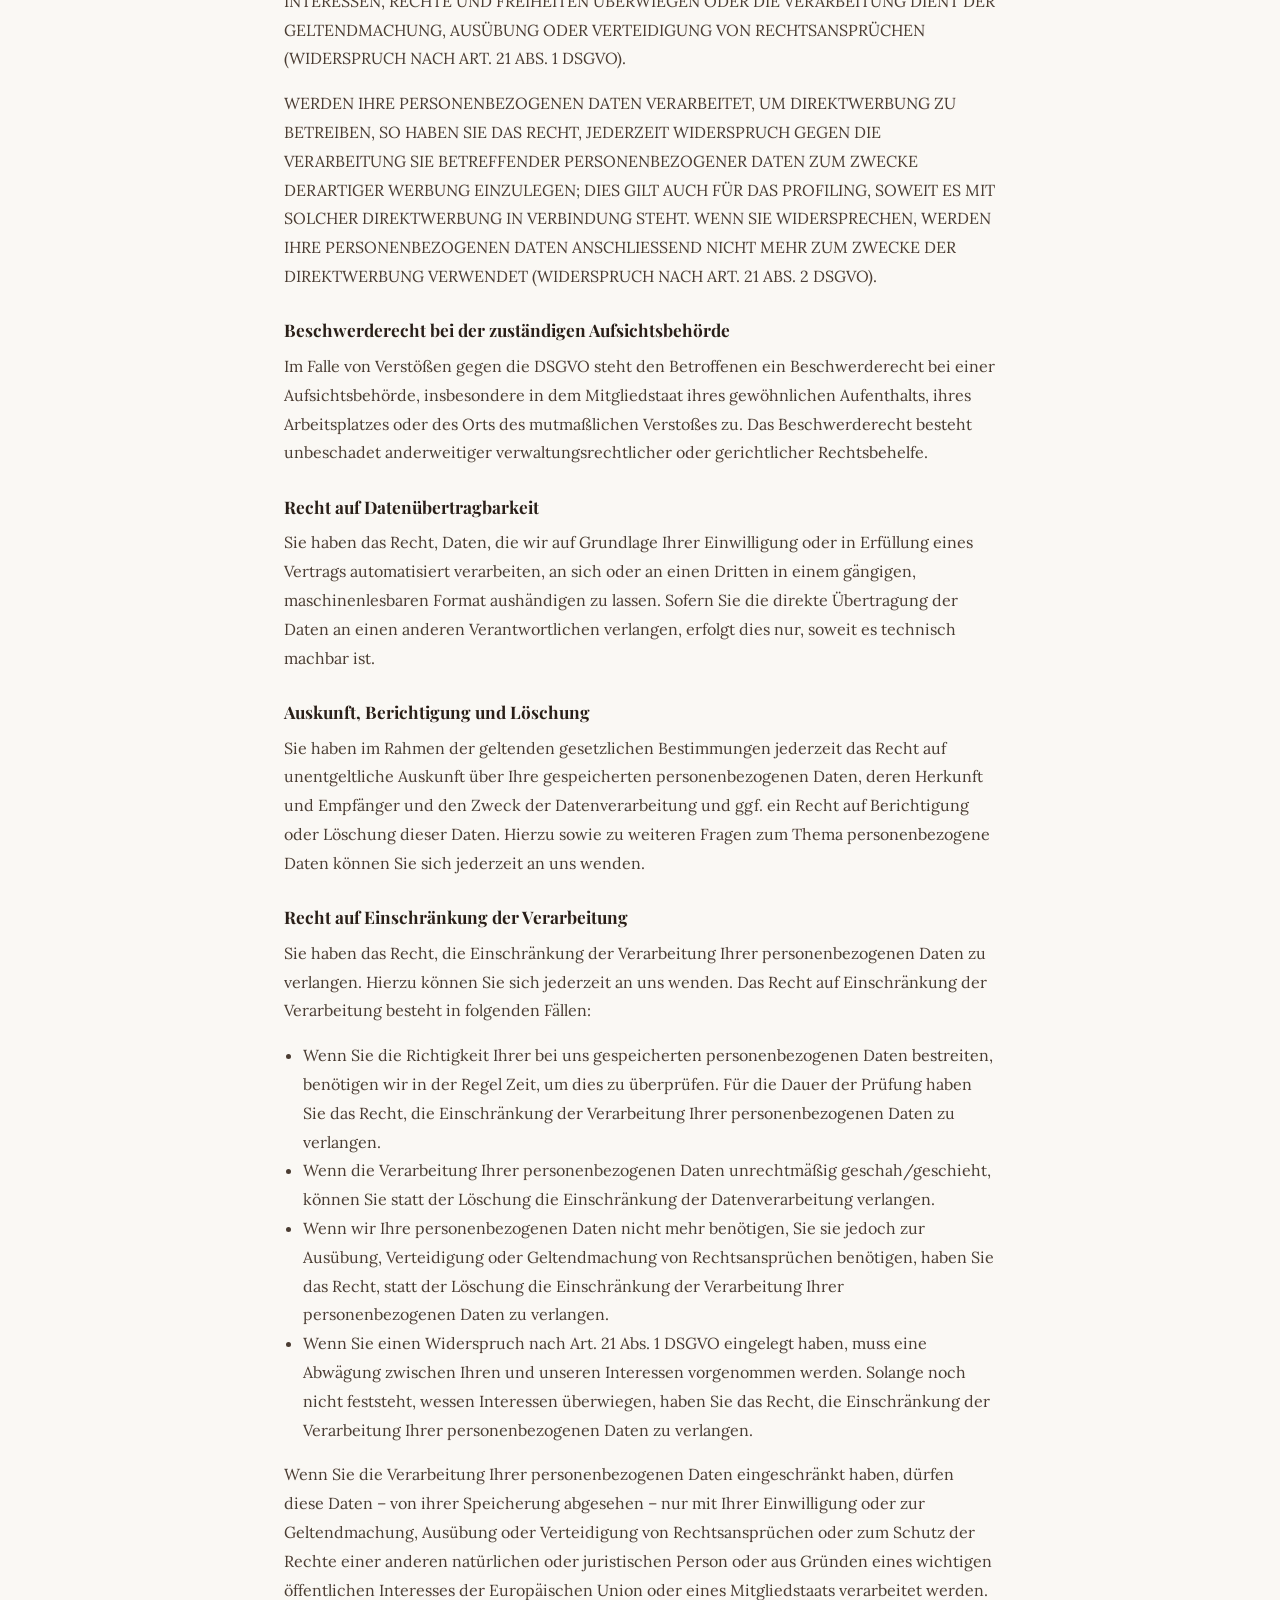
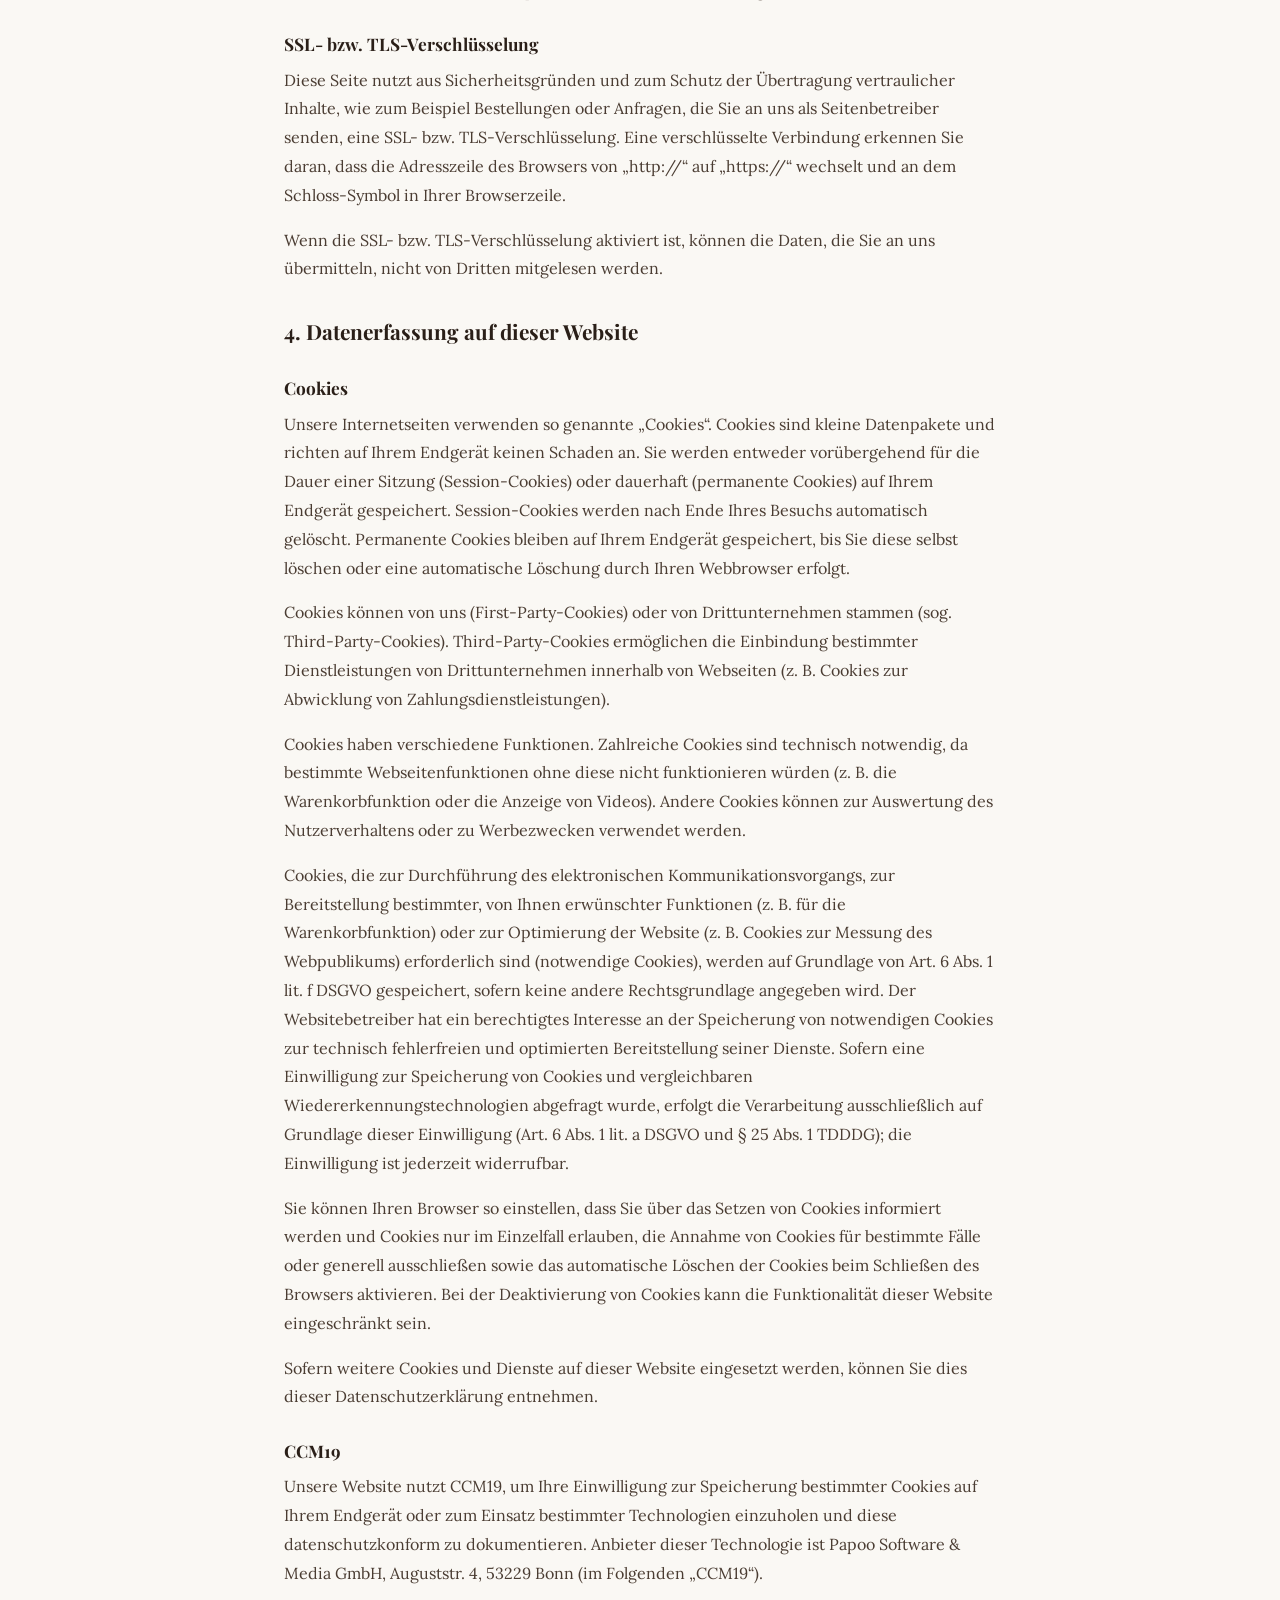
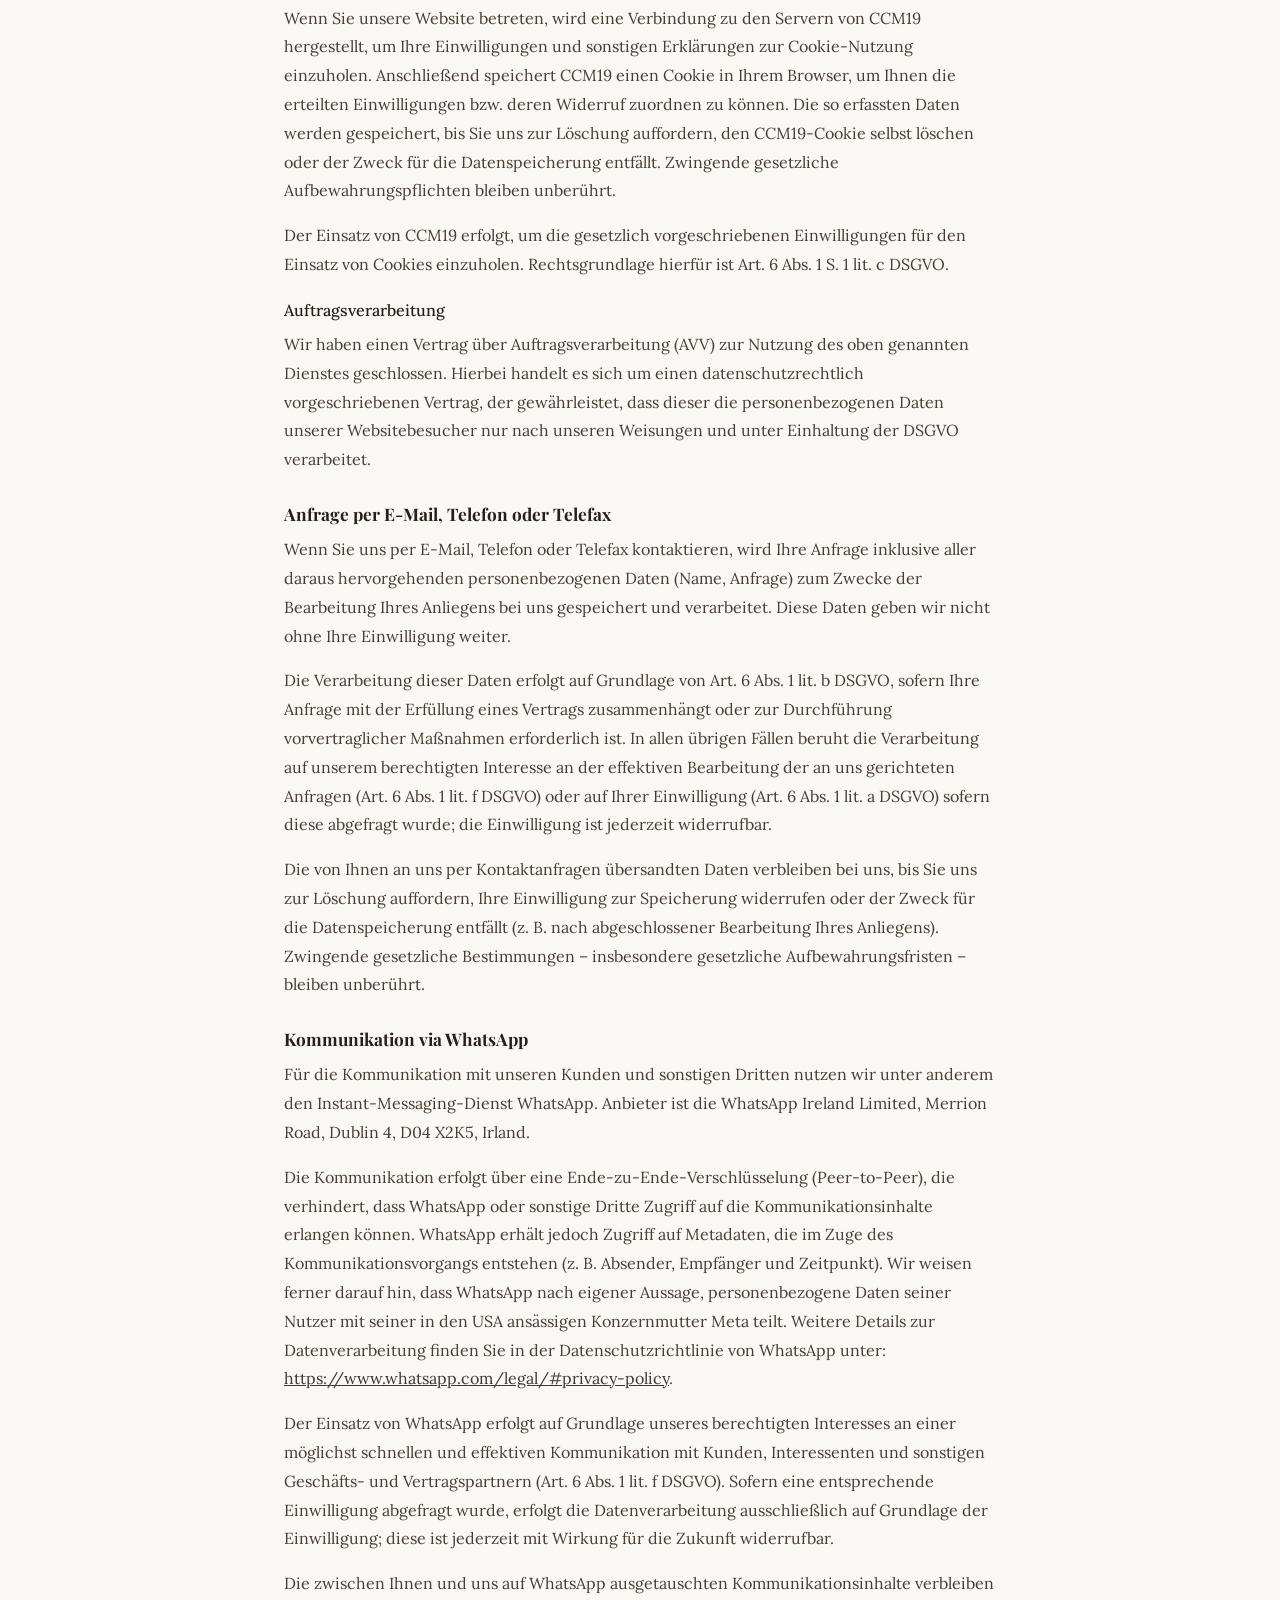
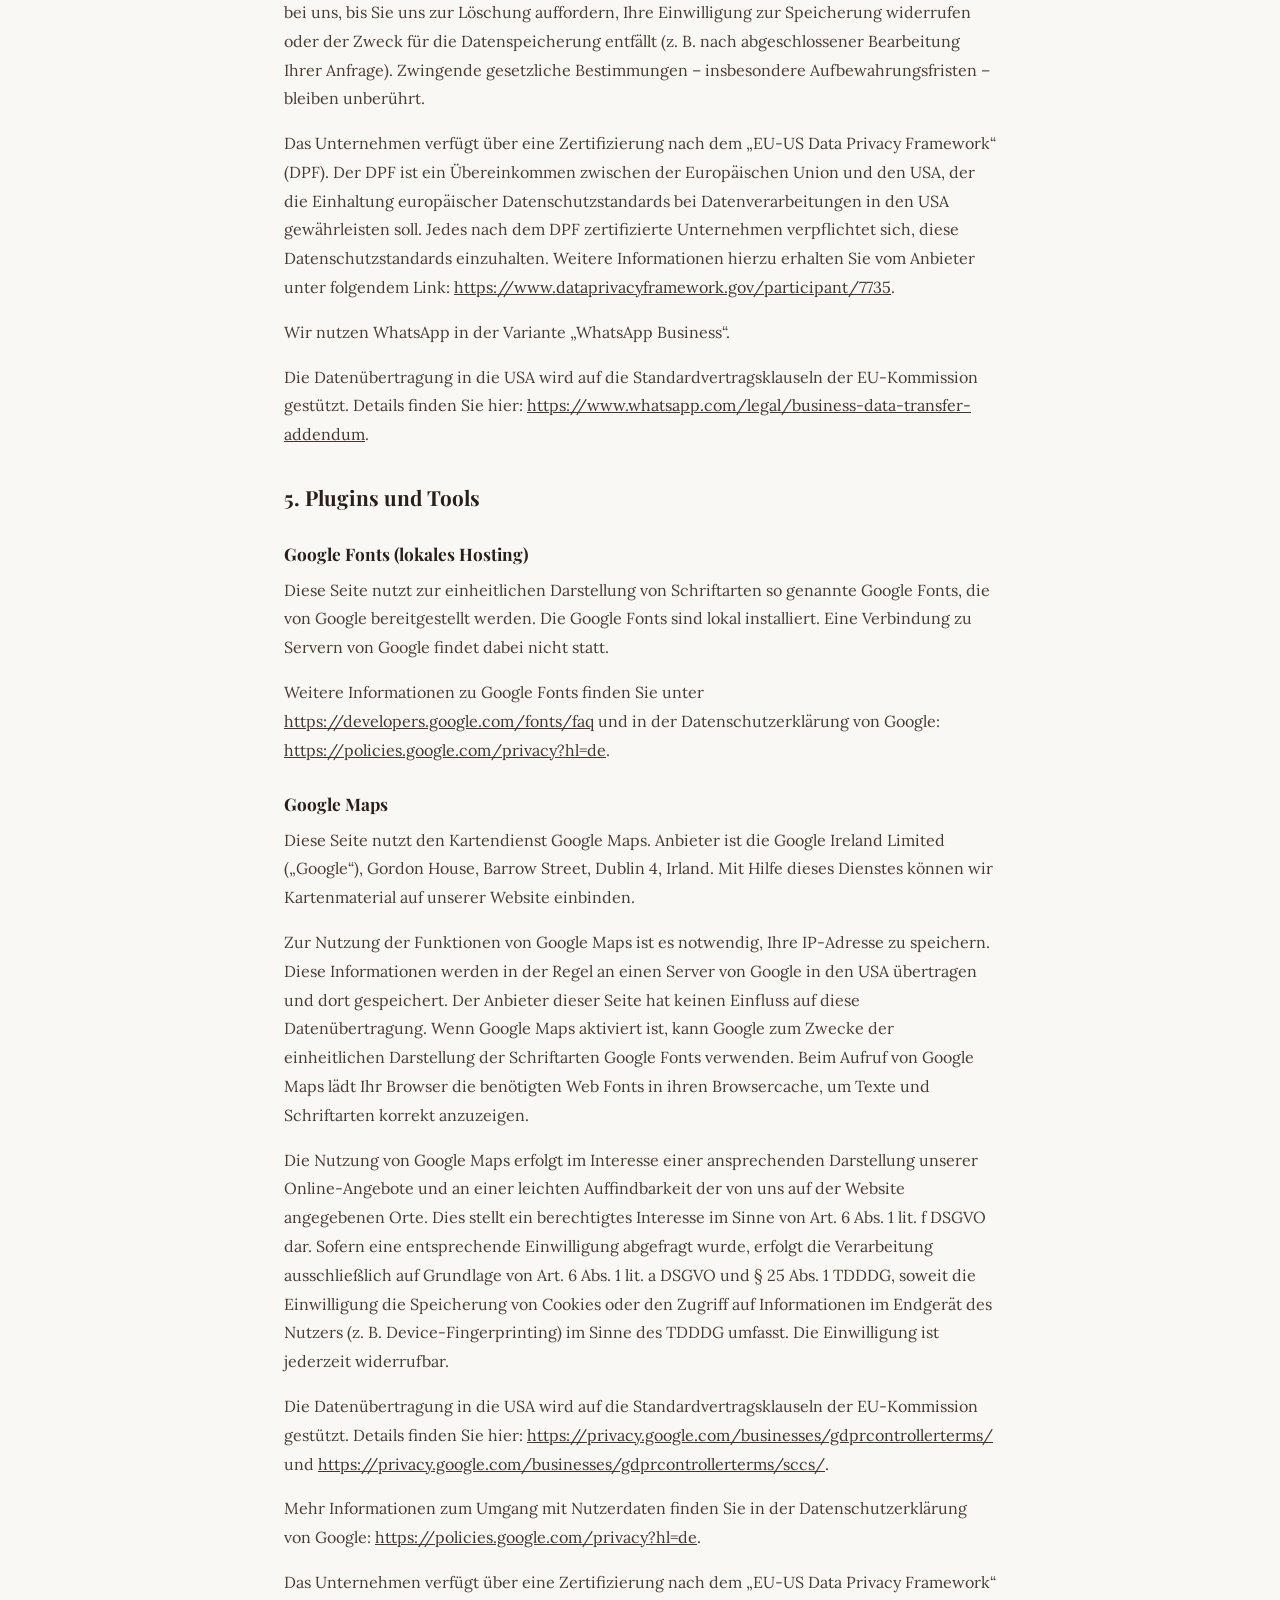
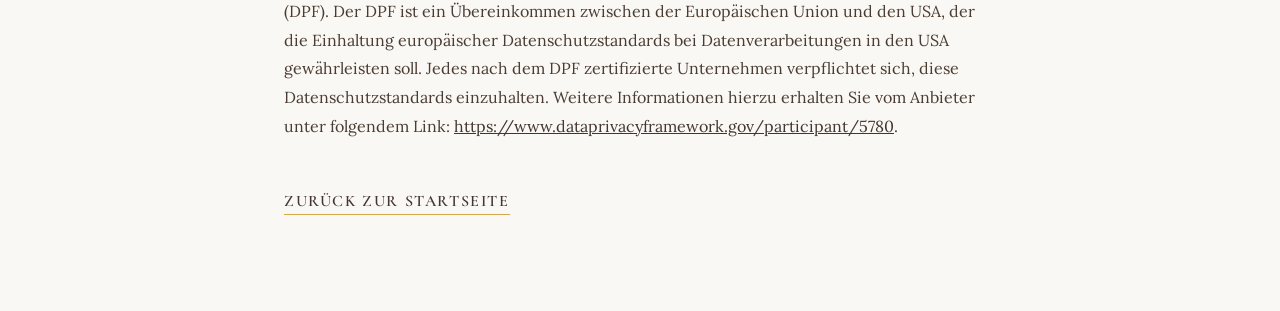
<file: datenschutz.html>
<!DOCTYPE html>
<html lang="de">
<head>
<meta charset="UTF-8">
<meta name="viewport" content="width=device-width, initial-scale=1">
<title>Datenschutzerklärung | Der Engel in Erbenheim</title>
<link rel="icon" type="image/png" href="assets/img/favicon.png">
<link rel="stylesheet" href="assets/css/fonts.css">
<link rel="stylesheet" href="assets/css/style.css">
<style>
.legal{max-width:760px;margin:0 auto;padding:calc(var(--nav-h) + 4rem) 1.5rem 6rem}
.legal h1{font-family:var(--font-display);font-size:2.4rem;color:var(--text-dark);margin-bottom:1.5rem}
.legal h2{font-family:var(--font-display);font-size:1.3rem;color:var(--text-dark);margin:2rem 0 .6rem}
.legal h3{font-family:var(--font-display);font-size:1.08rem;color:var(--text-dark);margin:1.6rem 0 .5rem}
.legal h4{font-weight:500;color:var(--text-dark);margin:1.2rem 0 .4rem}
.legal ul{margin:0 0 1rem 1.2rem;line-height:1.8}
.legal a{color:var(--brown-mid);word-break:break-word}
.legal p{line-height:1.8;margin-bottom:1rem}
.todo{background:var(--cream);border-left:3px solid var(--gold);padding:1rem 1.2rem}
.back{display:inline-block;margin-top:2rem;font-family:var(--font-accent);font-weight:600;letter-spacing:.1em;text-transform:uppercase;color:var(--brown-mid);text-decoration:none;border-bottom:1px solid var(--gold)}
</style>
</head>
<body>
<header class="nav is-scrolled">
  <div class="nav-inner">
    <a href="index.html" class="nav-logo" aria-label="Der Engel in Erbenheim, zur Startseite">
      <img src="assets/img/logo-mark.png" alt="" width="317" height="297">
      <span class="nav-wordmark"><span class="wm-name">Der Engel in Erbenheim</span><span class="wm-tag">Aus Liebe zur Tradition</span></span>
    </a>
  </div>
</header>
<main class="legal">
<h1>Datenschutz&shy;erkl&auml;rung</h1>
<h2>1. Datenschutz auf einen Blick</h2>
<h3>Allgemeine Hinweise</h3> <p>Die folgenden Hinweise geben einen einfachen &Uuml;berblick dar&uuml;ber, was mit Ihren personenbezogenen Daten passiert, wenn Sie diese Website besuchen. Personenbezogene Daten sind alle Daten, mit denen Sie pers&ouml;nlich identifiziert werden k&ouml;nnen. Ausf&uuml;hrliche Informationen zum Thema Datenschutz entnehmen Sie unserer unter diesem Text aufgef&uuml;hrten Datenschutzerkl&auml;rung.</p>
<h3>Datenerfassung auf dieser Website</h3> <h4>Wer ist verantwortlich f&uuml;r die Datenerfassung auf dieser Website?</h4> <p>Die Datenverarbeitung auf dieser Website erfolgt durch den Websitebetreiber. Dessen Kontaktdaten k&ouml;nnen Sie dem Abschnitt &bdquo;Hinweis zur Verantwortlichen Stelle&ldquo; in dieser Datenschutzerkl&auml;rung entnehmen.</p> <h4>Wie erfassen wir Ihre Daten?</h4> <p>Ihre Daten werden zum einen dadurch erhoben, dass Sie uns diese mitteilen. Hierbei kann es sich z.&nbsp;B. um Daten handeln, die Sie in ein Kontaktformular eingeben.</p> <p>Andere Daten werden automatisch oder nach Ihrer Einwilligung beim Besuch der Website durch unsere IT-Systeme erfasst. Das sind vor allem technische Daten (z.&nbsp;B. Internetbrowser, Betriebssystem oder Uhrzeit des Seitenaufrufs). Die Erfassung dieser Daten erfolgt automatisch, sobald Sie diese Website betreten.</p> <h4>Wof&uuml;r nutzen wir Ihre Daten?</h4> <p>Ein Teil der Daten wird erhoben, um eine fehlerfreie Bereitstellung der Website zu gew&auml;hrleisten. Andere Daten k&ouml;nnen zur Analyse Ihres Nutzerverhaltens verwendet werden. Sofern &uuml;ber die Website Vertr&auml;ge geschlossen oder angebahnt werden k&ouml;nnen, werden die &uuml;bermittelten Daten auch f&uuml;r Vertragsangebote, Bestellungen oder sonstige Auftragsanfragen verarbeitet.</p> <h4>Welche Rechte haben Sie bez&uuml;glich Ihrer Daten?</h4> <p>Sie haben jederzeit das Recht, unentgeltlich Auskunft &uuml;ber Herkunft, Empf&auml;nger und Zweck Ihrer gespeicherten personenbezogenen Daten zu erhalten. Sie haben au&szlig;erdem ein Recht, die Berichtigung oder L&ouml;schung dieser Daten zu verlangen. Wenn Sie eine Einwilligung zur Datenverarbeitung erteilt haben, k&ouml;nnen Sie diese Einwilligung jederzeit f&uuml;r die Zukunft widerrufen. Au&szlig;erdem haben Sie das Recht, unter bestimmten Umst&auml;nden die Einschr&auml;nkung der Verarbeitung Ihrer personenbezogenen Daten zu verlangen. Des Weiteren steht Ihnen ein Beschwerderecht bei der zust&auml;ndigen Aufsichtsbeh&ouml;rde zu.</p> <p>Hierzu sowie zu weiteren Fragen zum Thema Datenschutz k&ouml;nnen Sie sich jederzeit an uns wenden.</p>
<h2>2. Hosting</h2>
<p>Wir hosten die Inhalte unserer Website bei folgendem Anbieter:</p>
<h3>Externes Hosting</h3> <p>Diese Website wird extern gehostet. Die personenbezogenen Daten, die auf dieser Website erfasst werden, werden auf den Servern des Hosters / der Hoster gespeichert. Hierbei kann es sich v.&nbsp;a. um IP-Adressen, Kontaktanfragen, Meta- und Kommunikationsdaten, Vertragsdaten, Kontaktdaten, Namen, Websitezugriffe und sonstige Daten, die &uuml;ber eine Website generiert werden, handeln.</p> <p>Das externe Hosting erfolgt zum Zwecke der Vertragserf&uuml;llung gegen&uuml;ber unseren potenziellen und bestehenden Kunden (Art. 6 Abs. 1 lit. b DSGVO) und im Interesse einer sicheren, schnellen und effizienten Bereitstellung unseres Online-Angebots durch einen professionellen Anbieter (Art. 6 Abs. 1 lit. f DSGVO). Sofern eine entsprechende Einwilligung abgefragt wurde, erfolgt die Verarbeitung ausschlie&szlig;lich auf Grundlage von Art. 6 Abs. 1 lit. a DSGVO und &sect; 25 Abs. 1 TDDDG, soweit die Einwilligung die Speicherung von Cookies oder den Zugriff auf Informationen im Endger&auml;t des Nutzers (z.&nbsp;B. Device-Fingerprinting) im Sinne des TDDDG umfasst. Die Einwilligung ist jederzeit widerrufbar.</p> <p>Unser(e) Hoster wird bzw. werden Ihre Daten nur insoweit verarbeiten, wie dies zur Erf&uuml;llung seiner Leistungspflichten erforderlich ist und unsere Weisungen in Bezug auf diese Daten befolgen.</p> <p>Wir setzen folgende(n) Hoster ein:</p>
<p>Strato AG<br />
Otto-Ostrowski-Stra&szlig;e 7<br />
10249 Berlin</p>
<p>Details entnehmen Sie der Datenschutzerkl&auml;rung von Strato: <a href="https://www.strato.de/datenschutz/" target="_blank" rel="noopener noreferrer">https://www.strato.de/datenschutz/</a>.</p>
<h2>3. Allgemeine Hinweise und Pflicht&shy;informationen</h2>
<h3>Datenschutz</h3> <p>Die Betreiber dieser Seiten nehmen den Schutz Ihrer pers&ouml;nlichen Daten sehr ernst. Wir behandeln Ihre personenbezogenen Daten vertraulich und entsprechend den gesetzlichen Datenschutzvorschriften sowie dieser Datenschutzerkl&auml;rung.</p> <p>Wenn Sie diese Website benutzen, werden verschiedene personenbezogene Daten erhoben. Personenbezogene Daten sind Daten, mit denen Sie pers&ouml;nlich identifiziert werden k&ouml;nnen. Die vorliegende Datenschutzerkl&auml;rung erl&auml;utert, welche Daten wir erheben und wof&uuml;r wir sie nutzen. Sie erl&auml;utert auch, wie und zu welchem Zweck das geschieht.</p> <p>Wir weisen darauf hin, dass die Daten&uuml;bertragung im Internet (z.&nbsp;B. bei der Kommunikation per E-Mail) Sicherheitsl&uuml;cken aufweisen kann. Ein l&uuml;ckenloser Schutz der Daten vor dem Zugriff durch Dritte ist nicht m&ouml;glich.</p>
<h3>Hinweis zur verantwortlichen Stelle</h3> <p>Die verantwortliche Stelle f&uuml;r die Datenverarbeitung auf dieser Website ist:</p> <p>Gasthaus zum Engel<br />
Inh. Albin Bezhani<br />
Wandersmannstr. 26<br />
65205 Wiesbaden</p>

<p>Telefon: +49 611 531 670 56<br />
E-Mail: info@engelwiesbaden.de</p>
 <p>Verantwortliche Stelle ist die nat&uuml;rliche oder juristische Person, die allein oder gemeinsam mit anderen &uuml;ber die Zwecke und Mittel der Verarbeitung von personenbezogenen Daten (z.&nbsp;B. Namen, E-Mail-Adressen o. &Auml;.) entscheidet.</p>

<h3>Speicherdauer</h3> <p>Soweit innerhalb dieser Datenschutzerkl&auml;rung keine speziellere Speicherdauer genannt wurde, verbleiben Ihre personenbezogenen Daten bei uns, bis der Zweck f&uuml;r die Datenverarbeitung entf&auml;llt. Wenn Sie ein berechtigtes L&ouml;schersuchen geltend machen oder eine Einwilligung zur Datenverarbeitung widerrufen, werden Ihre Daten gel&ouml;scht, sofern wir keine anderen rechtlich zul&auml;ssigen Gr&uuml;nde f&uuml;r die Speicherung Ihrer personenbezogenen Daten haben (z.&nbsp;B. steuer- oder handelsrechtliche Aufbewahrungsfristen); im letztgenannten Fall erfolgt die L&ouml;schung nach Fortfall dieser Gr&uuml;nde.</p>
<h3>Allgemeine Hinweise zu den Rechtsgrundlagen der Datenverarbeitung auf dieser Website</h3> <p>Sofern Sie in die Datenverarbeitung eingewilligt haben, verarbeiten wir Ihre personenbezogenen Daten auf Grundlage von Art. 6 Abs. 1 lit. a DSGVO bzw. Art. 9 Abs. 2 lit. a DSGVO, sofern besondere Datenkategorien nach Art. 9 Abs. 1 DSGVO verarbeitet werden. Im Falle einer ausdr&uuml;cklichen Einwilligung in die &Uuml;bertragung personenbezogener Daten in Drittstaaten erfolgt die Datenverarbeitung au&szlig;erdem auf Grundlage von Art. 49 Abs. 1 lit. a DSGVO. Sofern Sie in die Speicherung von Cookies oder in den Zugriff auf Informationen in Ihr Endger&auml;t (z.&nbsp;B. via Device-Fingerprinting) eingewilligt haben, erfolgt die Datenverarbeitung zus&auml;tzlich auf Grundlage von &sect; 25 Abs. 1 TDDDG. Die Einwilligung ist jederzeit widerrufbar. Sind Ihre Daten zur Vertragserf&uuml;llung oder zur Durchf&uuml;hrung vorvertraglicher Ma&szlig;nahmen erforderlich, verarbeiten wir Ihre Daten auf Grundlage des Art. 6 Abs. 1 lit. b DSGVO. Des Weiteren verarbeiten wir Ihre Daten, sofern diese zur Erf&uuml;llung einer rechtlichen Verpflichtung erforderlich sind auf Grundlage von Art. 6 Abs. 1 lit. c DSGVO. Die Datenverarbeitung kann ferner auf Grundlage unseres berechtigten Interesses nach Art. 6 Abs. 1 lit. f DSGVO erfolgen. &Uuml;ber die jeweils im Einzelfall einschl&auml;gigen Rechtsgrundlagen wird in den folgenden Abs&auml;tzen dieser Datenschutzerkl&auml;rung informiert.</p>
<h3>Empf&auml;nger von personenbezogenen Daten</h3> <p>Im Rahmen unserer Gesch&auml;ftst&auml;tigkeit arbeiten wir mit verschiedenen externen Stellen zusammen. Dabei ist teilweise auch eine &Uuml;bermittlung von personenbezogenen Daten an diese externen Stellen erforderlich. Wir geben personenbezogene Daten nur dann an externe Stellen weiter, wenn dies im Rahmen einer Vertragserf&uuml;llung erforderlich ist, wenn wir gesetzlich hierzu verpflichtet sind (z.&nbsp;B. Weitergabe von Daten an Steuerbeh&ouml;rden), wenn wir ein berechtigtes Interesse nach Art. 6 Abs. 1 lit. f DSGVO an der Weitergabe haben oder wenn eine sonstige Rechtsgrundlage die Datenweitergabe erlaubt. Beim Einsatz von Auftragsverarbeitern geben wir personenbezogene Daten unserer Kunden nur auf Grundlage eines g&uuml;ltigen Vertrags &uuml;ber Auftragsverarbeitung weiter. Im Falle einer gemeinsamen Verarbeitung wird ein Vertrag &uuml;ber gemeinsame Verarbeitung geschlossen.</p>
<h3>Widerruf Ihrer Einwilligung zur Datenverarbeitung</h3> <p>Viele Datenverarbeitungsvorg&auml;nge sind nur mit Ihrer ausdr&uuml;cklichen Einwilligung m&ouml;glich. Sie k&ouml;nnen eine bereits erteilte Einwilligung jederzeit widerrufen. Die Rechtm&auml;&szlig;igkeit der bis zum Widerruf erfolgten Datenverarbeitung bleibt vom Widerruf unber&uuml;hrt.</p>
<h3>Widerspruchsrecht gegen die Datenerhebung in besonderen F&auml;llen sowie gegen Direktwerbung (Art. 21 DSGVO)</h3> <p>WENN DIE DATENVERARBEITUNG AUF GRUNDLAGE VON ART. 6 ABS. 1 LIT. E ODER F DSGVO ERFOLGT, HABEN SIE JEDERZEIT DAS RECHT, AUS GR&Uuml;NDEN, DIE SICH AUS IHRER BESONDEREN SITUATION ERGEBEN, GEGEN DIE VERARBEITUNG IHRER PERSONENBEZOGENEN DATEN WIDERSPRUCH EINZULEGEN; DIES GILT AUCH F&Uuml;R EIN AUF DIESE BESTIMMUNGEN GEST&Uuml;TZTES PROFILING. DIE JEWEILIGE RECHTSGRUNDLAGE, AUF DENEN EINE VERARBEITUNG BERUHT, ENTNEHMEN SIE DIESER DATENSCHUTZERKL&Auml;RUNG. WENN SIE WIDERSPRUCH EINLEGEN, WERDEN WIR IHRE BETROFFENEN PERSONENBEZOGENEN DATEN NICHT MEHR VERARBEITEN, ES SEI DENN, WIR K&Ouml;NNEN ZWINGENDE SCHUTZW&Uuml;RDIGE GR&Uuml;NDE F&Uuml;R DIE VERARBEITUNG NACHWEISEN, DIE IHRE INTERESSEN, RECHTE UND FREIHEITEN &Uuml;BERWIEGEN ODER DIE VERARBEITUNG DIENT DER GELTENDMACHUNG, AUS&Uuml;BUNG ODER VERTEIDIGUNG VON RECHTSANSPR&Uuml;CHEN (WIDERSPRUCH NACH ART. 21 ABS. 1 DSGVO).</p> <p>WERDEN IHRE PERSONENBEZOGENEN DATEN VERARBEITET, UM DIREKTWERBUNG ZU BETREIBEN, SO HABEN SIE DAS RECHT, JEDERZEIT WIDERSPRUCH GEGEN DIE VERARBEITUNG SIE BETREFFENDER PERSONENBEZOGENER DATEN ZUM ZWECKE DERARTIGER WERBUNG EINZULEGEN; DIES GILT AUCH F&Uuml;R DAS PROFILING, SOWEIT ES MIT SOLCHER DIREKTWERBUNG IN VERBINDUNG STEHT. WENN SIE WIDERSPRECHEN, WERDEN IHRE PERSONENBEZOGENEN DATEN ANSCHLIESSEND NICHT MEHR ZUM ZWECKE DER DIREKTWERBUNG VERWENDET (WIDERSPRUCH NACH ART. 21 ABS. 2 DSGVO).</p>
<h3>Beschwerde&shy;recht bei der zust&auml;ndigen Aufsichts&shy;beh&ouml;rde</h3> <p>Im Falle von Verst&ouml;&szlig;en gegen die DSGVO steht den Betroffenen ein Beschwerderecht bei einer Aufsichtsbeh&ouml;rde, insbesondere in dem Mitgliedstaat ihres gew&ouml;hnlichen Aufenthalts, ihres Arbeitsplatzes oder des Orts des mutma&szlig;lichen Versto&szlig;es zu. Das Beschwerderecht besteht unbeschadet anderweitiger verwaltungsrechtlicher oder gerichtlicher Rechtsbehelfe.</p>
<h3>Recht auf Daten&shy;&uuml;bertrag&shy;barkeit</h3> <p>Sie haben das Recht, Daten, die wir auf Grundlage Ihrer Einwilligung oder in Erf&uuml;llung eines Vertrags automatisiert verarbeiten, an sich oder an einen Dritten in einem g&auml;ngigen, maschinenlesbaren Format aush&auml;ndigen zu lassen. Sofern Sie die direkte &Uuml;bertragung der Daten an einen anderen Verantwortlichen verlangen, erfolgt dies nur, soweit es technisch machbar ist.</p>
<h3>Auskunft, Berichtigung und L&ouml;schung</h3> <p>Sie haben im Rahmen der geltenden gesetzlichen Bestimmungen jederzeit das Recht auf unentgeltliche Auskunft &uuml;ber Ihre gespeicherten personenbezogenen Daten, deren Herkunft und Empf&auml;nger und den Zweck der Datenverarbeitung und ggf. ein Recht auf Berichtigung oder L&ouml;schung dieser Daten. Hierzu sowie zu weiteren Fragen zum Thema personenbezogene Daten k&ouml;nnen Sie sich jederzeit an uns wenden.</p>
<h3>Recht auf Einschr&auml;nkung der Verarbeitung</h3> <p>Sie haben das Recht, die Einschr&auml;nkung der Verarbeitung Ihrer personenbezogenen Daten zu verlangen. Hierzu k&ouml;nnen Sie sich jederzeit an uns wenden. Das Recht auf Einschr&auml;nkung der Verarbeitung besteht in folgenden F&auml;llen:</p> <ul> <li>Wenn Sie die Richtigkeit Ihrer bei uns gespeicherten personenbezogenen Daten bestreiten, ben&ouml;tigen wir in der Regel Zeit, um dies zu &uuml;berpr&uuml;fen. F&uuml;r die Dauer der Pr&uuml;fung haben Sie das Recht, die Einschr&auml;nkung der Verarbeitung Ihrer personenbezogenen Daten zu verlangen.</li> <li>Wenn die Verarbeitung Ihrer personenbezogenen Daten unrechtm&auml;&szlig;ig geschah/geschieht, k&ouml;nnen Sie statt der L&ouml;schung die Einschr&auml;nkung der Datenverarbeitung verlangen.</li> <li>Wenn wir Ihre personenbezogenen Daten nicht mehr ben&ouml;tigen, Sie sie jedoch zur Aus&uuml;bung, Verteidigung oder Geltendmachung von Rechtsanspr&uuml;chen ben&ouml;tigen, haben Sie das Recht, statt der L&ouml;schung die Einschr&auml;nkung der Verarbeitung Ihrer personenbezogenen Daten zu verlangen.</li> <li>Wenn Sie einen Widerspruch nach Art. 21 Abs. 1 DSGVO eingelegt haben, muss eine Abw&auml;gung zwischen Ihren und unseren Interessen vorgenommen werden. Solange noch nicht feststeht, wessen Interessen &uuml;berwiegen, haben Sie das Recht, die Einschr&auml;nkung der Verarbeitung Ihrer personenbezogenen Daten zu verlangen.</li> </ul> <p>Wenn Sie die Verarbeitung Ihrer personenbezogenen Daten eingeschr&auml;nkt haben, d&uuml;rfen diese Daten &ndash; von ihrer Speicherung abgesehen &ndash; nur mit Ihrer Einwilligung oder zur Geltendmachung, Aus&uuml;bung oder Verteidigung von Rechtsanspr&uuml;chen oder zum Schutz der Rechte einer anderen nat&uuml;rlichen oder juristischen Person oder aus Gr&uuml;nden eines wichtigen &ouml;ffentlichen Interesses der Europ&auml;ischen Union oder eines Mitgliedstaats verarbeitet werden.</p>
<h3>SSL- bzw. TLS-Verschl&uuml;sselung</h3> <p>Diese Seite nutzt aus Sicherheitsgr&uuml;nden und zum Schutz der &Uuml;bertragung vertraulicher Inhalte, wie zum Beispiel Bestellungen oder Anfragen, die Sie an uns als Seitenbetreiber senden, eine SSL- bzw. TLS-Verschl&uuml;sselung. Eine verschl&uuml;sselte Verbindung erkennen Sie daran, dass die Adresszeile des Browsers von &bdquo;http://&ldquo; auf &bdquo;https://&ldquo; wechselt und an dem Schloss-Symbol in Ihrer Browserzeile.</p> <p>Wenn die SSL- bzw. TLS-Verschl&uuml;sselung aktiviert ist, k&ouml;nnen die Daten, die Sie an uns &uuml;bermitteln, nicht von Dritten mitgelesen werden.</p>
<h2>4. Datenerfassung auf dieser Website</h2>
<h3>Cookies</h3> <p>Unsere Internetseiten verwenden so genannte &bdquo;Cookies&ldquo;. Cookies sind kleine Datenpakete und richten auf Ihrem Endger&auml;t keinen Schaden an. Sie werden entweder vor&uuml;bergehend f&uuml;r die Dauer einer Sitzung (Session-Cookies) oder dauerhaft (permanente Cookies) auf Ihrem Endger&auml;t gespeichert. Session-Cookies werden nach Ende Ihres Besuchs automatisch gel&ouml;scht. Permanente Cookies bleiben auf Ihrem Endger&auml;t gespeichert, bis Sie diese selbst l&ouml;schen oder eine automatische L&ouml;schung durch Ihren Webbrowser erfolgt.</p> <p>Cookies k&ouml;nnen von uns (First-Party-Cookies) oder von Drittunternehmen stammen (sog. Third-Party-Cookies). Third-Party-Cookies erm&ouml;glichen die Einbindung bestimmter Dienstleistungen von Drittunternehmen innerhalb von Webseiten (z.&nbsp;B. Cookies zur Abwicklung von Zahlungsdienstleistungen).</p> <p>Cookies haben verschiedene Funktionen. Zahlreiche Cookies sind technisch notwendig, da bestimmte Webseitenfunktionen ohne diese nicht funktionieren w&uuml;rden (z.&nbsp;B. die Warenkorbfunktion oder die Anzeige von Videos). Andere Cookies k&ouml;nnen zur Auswertung des Nutzerverhaltens oder zu Werbezwecken verwendet werden.</p> <p>Cookies, die zur Durchf&uuml;hrung des elektronischen Kommunikationsvorgangs, zur Bereitstellung bestimmter, von Ihnen erw&uuml;nschter Funktionen (z.&nbsp;B. f&uuml;r die Warenkorbfunktion) oder zur Optimierung der Website (z.&nbsp;B. Cookies zur Messung des Webpublikums) erforderlich sind (notwendige Cookies), werden auf Grundlage von Art. 6 Abs. 1 lit. f DSGVO gespeichert, sofern keine andere Rechtsgrundlage angegeben wird. Der Websitebetreiber hat ein berechtigtes Interesse an der Speicherung von notwendigen Cookies zur technisch fehlerfreien und optimierten Bereitstellung seiner Dienste. Sofern eine Einwilligung zur Speicherung von Cookies und vergleichbaren Wiedererkennungstechnologien abgefragt wurde, erfolgt die Verarbeitung ausschlie&szlig;lich auf Grundlage dieser Einwilligung (Art. 6 Abs. 1 lit. a DSGVO und &sect; 25 Abs. 1 TDDDG); die Einwilligung ist jederzeit widerrufbar.</p> <p>Sie k&ouml;nnen Ihren Browser so einstellen, dass Sie &uuml;ber das Setzen von Cookies informiert werden und Cookies nur im Einzelfall erlauben, die Annahme von Cookies f&uuml;r bestimmte F&auml;lle oder generell ausschlie&szlig;en sowie das automatische L&ouml;schen der Cookies beim Schlie&szlig;en des Browsers aktivieren. Bei der Deaktivierung von Cookies kann die Funktionalit&auml;t dieser Website eingeschr&auml;nkt sein.</p> <p>Sofern weitere Cookies und Dienste auf dieser Website eingesetzt werden, k&ouml;nnen Sie dies dieser Datenschutzerkl&auml;rung entnehmen.</p>
<h3>CCM19</h3> <p>Unsere Website nutzt CCM19, um Ihre Einwilligung zur Speicherung bestimmter Cookies auf Ihrem Endger&auml;t oder zum Einsatz bestimmter Technologien einzuholen und diese datenschutzkonform zu dokumentieren. Anbieter dieser Technologie ist Papoo Software &amp; Media GmbH, Auguststr. 4, 53229 Bonn (im Folgenden &bdquo;CCM19&ldquo;).</p> <p>Wenn Sie unsere Website betreten, wird eine Verbindung zu den Servern von CCM19 hergestellt, um Ihre Einwilligungen und sonstigen Erkl&auml;rungen zur Cookie-Nutzung einzuholen. Anschlie&szlig;end speichert CCM19 einen Cookie in Ihrem Browser, um Ihnen die erteilten Einwilligungen bzw. deren Widerruf zuordnen zu k&ouml;nnen. Die so erfassten Daten werden gespeichert, bis Sie uns zur L&ouml;schung auffordern, den CCM19-Cookie selbst l&ouml;schen oder der Zweck f&uuml;r die Datenspeicherung entf&auml;llt. Zwingende gesetzliche Aufbewahrungspflichten bleiben unber&uuml;hrt.</p> <p>Der Einsatz von CCM19 erfolgt, um die gesetzlich vorgeschriebenen Einwilligungen f&uuml;r den Einsatz von Cookies einzuholen. Rechtsgrundlage hierf&uuml;r ist Art. 6 Abs. 1 S. 1 lit. c DSGVO.</p>
<h4>Auftragsverarbeitung</h4> <p>Wir haben einen Vertrag &uuml;ber Auftragsverarbeitung (AVV) zur Nutzung des oben genannten Dienstes geschlossen. Hierbei handelt es sich um einen datenschutzrechtlich vorgeschriebenen Vertrag, der gew&auml;hrleistet, dass dieser die personenbezogenen Daten unserer Websitebesucher nur nach unseren Weisungen und unter Einhaltung der DSGVO verarbeitet.</p>
<h3>Anfrage per E-Mail, Telefon oder Telefax</h3> <p>Wenn Sie uns per E-Mail, Telefon oder Telefax kontaktieren, wird Ihre Anfrage inklusive aller daraus hervorgehenden personenbezogenen Daten (Name, Anfrage) zum Zwecke der Bearbeitung Ihres Anliegens bei uns gespeichert und verarbeitet. Diese Daten geben wir nicht ohne Ihre Einwilligung weiter.</p> <p>Die Verarbeitung dieser Daten erfolgt auf Grundlage von Art. 6 Abs. 1 lit. b DSGVO, sofern Ihre Anfrage mit der Erf&uuml;llung eines Vertrags zusammenh&auml;ngt oder zur Durchf&uuml;hrung vorvertraglicher Ma&szlig;nahmen erforderlich ist. In allen &uuml;brigen F&auml;llen beruht die Verarbeitung auf unserem berechtigten Interesse an der effektiven Bearbeitung der an uns gerichteten Anfragen (Art. 6 Abs. 1 lit. f DSGVO) oder auf Ihrer Einwilligung (Art. 6 Abs. 1 lit. a DSGVO) sofern diese abgefragt wurde; die Einwilligung ist jederzeit widerrufbar.</p> <p>Die von Ihnen an uns per Kontaktanfragen &uuml;bersandten Daten verbleiben bei uns, bis Sie uns zur L&ouml;schung auffordern, Ihre Einwilligung zur Speicherung widerrufen oder der Zweck f&uuml;r die Datenspeicherung entf&auml;llt (z.&nbsp;B. nach abgeschlossener Bearbeitung Ihres Anliegens). Zwingende gesetzliche Bestimmungen &ndash; insbesondere gesetzliche Aufbewahrungsfristen &ndash; bleiben unber&uuml;hrt.</p>
<h3>Kommunikation via WhatsApp</h3> <p>F&uuml;r die Kommunikation mit unseren Kunden und sonstigen Dritten nutzen wir unter anderem den Instant-Messaging-Dienst WhatsApp. Anbieter ist die WhatsApp Ireland Limited, Merrion Road, Dublin 4, D04 X2K5, Irland.</p> <p>Die Kommunikation erfolgt &uuml;ber eine Ende-zu-Ende-Verschl&uuml;sselung (Peer-to-Peer), die verhindert, dass WhatsApp oder sonstige Dritte Zugriff auf die Kommunikationsinhalte erlangen k&ouml;nnen. WhatsApp erh&auml;lt jedoch Zugriff auf Metadaten, die im Zuge des Kommunikationsvorgangs entstehen (z.&nbsp;B. Absender, Empf&auml;nger und Zeitpunkt). Wir weisen ferner darauf hin, dass WhatsApp nach eigener Aussage, personenbezogene Daten seiner Nutzer mit seiner in den USA ans&auml;ssigen Konzernmutter Meta teilt. Weitere Details zur Datenverarbeitung finden Sie in der Datenschutzrichtlinie von WhatsApp unter: <a href="https://www.whatsapp.com/legal/#privacy-policy" target="_blank" rel="noopener noreferrer">https://www.whatsapp.com/legal/#privacy-policy</a>.</p> <p>Der Einsatz von WhatsApp erfolgt auf Grundlage unseres berechtigten Interesses an einer m&ouml;glichst schnellen und effektiven Kommunikation mit Kunden, Interessenten und sonstigen Gesch&auml;fts- und Vertragspartnern (Art. 6 Abs. 1 lit. f DSGVO). Sofern eine entsprechende Einwilligung abgefragt wurde, erfolgt die Datenverarbeitung ausschlie&szlig;lich auf Grundlage der Einwilligung; diese ist jederzeit mit Wirkung f&uuml;r die Zukunft widerrufbar.</p> <p>Die zwischen Ihnen und uns auf WhatsApp ausgetauschten Kommunikationsinhalte verbleiben bei uns, bis Sie uns zur L&ouml;schung auffordern, Ihre Einwilligung zur Speicherung widerrufen oder der Zweck f&uuml;r die Datenspeicherung entf&auml;llt (z.&nbsp;B. nach abgeschlossener Bearbeitung Ihrer Anfrage). Zwingende gesetzliche Bestimmungen &ndash; insbesondere Aufbewahrungsfristen &ndash; bleiben unber&uuml;hrt.</p>
<p>Das Unternehmen verf&uuml;gt &uuml;ber eine Zertifizierung nach dem &bdquo;EU-US Data Privacy Framework&ldquo; (DPF). Der DPF ist ein &Uuml;bereinkommen zwischen der Europ&auml;ischen Union und den USA, der die Einhaltung europ&auml;ischer Datenschutzstandards bei Datenverarbeitungen in den USA gew&auml;hrleisten soll. Jedes nach dem DPF zertifizierte Unternehmen verpflichtet sich, diese Datenschutzstandards einzuhalten. Weitere Informationen hierzu erhalten Sie vom Anbieter unter folgendem Link: <a href="https://www.dataprivacyframework.gov/participant/7735" target="_blank" rel="noopener noreferrer">https://www.dataprivacyframework.gov/participant/7735</a>.</p>
<p>Wir nutzen WhatsApp in der Variante &bdquo;WhatsApp Business&ldquo;.</p> <p>Die Daten&uuml;bertragung in die USA wird auf die Standardvertragsklauseln der EU-Kommission gest&uuml;tzt. Details finden Sie hier: <a href="https://www.whatsapp.com/legal/business-data-transfer-addendum" target="_blank" rel="noopener noreferrer">https://www.whatsapp.com/legal/business-data-transfer-addendum</a>.</p>
<h2>5. Plugins und Tools</h2>
<h3>Google Fonts (lokales Hosting)</h3> <p>Diese Seite nutzt zur einheitlichen Darstellung von Schriftarten so genannte Google Fonts, die von Google bereitgestellt werden. Die Google Fonts sind lokal installiert. Eine Verbindung zu Servern von Google findet dabei nicht statt.</p> <p>Weitere Informationen zu Google Fonts finden Sie unter <a href="https://developers.google.com/fonts/faq" target="_blank" rel="noopener noreferrer">https://developers.google.com/fonts/faq</a> und in der Datenschutzerkl&auml;rung von Google: <a href="https://policies.google.com/privacy?hl=de" target="_blank" rel="noopener noreferrer">https://policies.google.com/privacy?hl=de</a>.</p>
<h3>Google Maps</h3> <p>Diese Seite nutzt den Kartendienst Google Maps. Anbieter ist die Google Ireland Limited (&bdquo;Google&ldquo;), Gordon House, Barrow Street, Dublin 4, Irland. Mit Hilfe dieses Dienstes k&ouml;nnen wir Kartenmaterial auf unserer Website einbinden.</p> <p>Zur Nutzung der Funktionen von Google Maps ist es notwendig, Ihre IP-Adresse zu speichern. Diese Informationen werden in der Regel an einen Server von Google in den USA &uuml;bertragen und dort gespeichert. Der Anbieter dieser Seite hat keinen Einfluss auf diese Daten&uuml;bertragung. Wenn Google Maps aktiviert ist, kann Google zum Zwecke der einheitlichen Darstellung der Schriftarten Google Fonts verwenden. Beim Aufruf von Google Maps l&auml;dt Ihr Browser die ben&ouml;tigten Web Fonts in ihren Browsercache, um Texte und Schriftarten korrekt anzuzeigen.</p> <p>Die Nutzung von Google Maps erfolgt im Interesse einer ansprechenden Darstellung unserer Online-Angebote und an einer leichten Auffindbarkeit der von uns auf der Website angegebenen Orte. Dies stellt ein berechtigtes Interesse im Sinne von Art. 6 Abs. 1 lit. f DSGVO dar. Sofern eine entsprechende Einwilligung abgefragt wurde, erfolgt die Verarbeitung ausschlie&szlig;lich auf Grundlage von Art. 6 Abs. 1 lit. a DSGVO und &sect; 25 Abs. 1 TDDDG, soweit die Einwilligung die Speicherung von Cookies oder den Zugriff auf Informationen im Endger&auml;t des Nutzers (z.&nbsp;B. Device-Fingerprinting) im Sinne des TDDDG umfasst. Die Einwilligung ist jederzeit widerrufbar.</p> <p>Die Daten&uuml;bertragung in die USA wird auf die Standardvertragsklauseln der EU-Kommission gest&uuml;tzt. Details finden Sie hier: <a href="https://privacy.google.com/businesses/gdprcontrollerterms/" target="_blank" rel="noopener noreferrer">https://privacy.google.com/businesses/gdprcontrollerterms/</a> und <a href="https://privacy.google.com/businesses/gdprcontrollerterms/sccs/" target="_blank" rel="noopener noreferrer">https://privacy.google.com/businesses/gdprcontrollerterms/sccs/</a>.</p> <p>Mehr Informationen zum Umgang mit Nutzerdaten finden Sie in der Datenschutzerkl&auml;rung von Google: <a href="https://policies.google.com/privacy?hl=de" target="_blank" rel="noopener noreferrer">https://policies.google.com/privacy?hl=de</a>.</p>
<p>Das Unternehmen verf&uuml;gt &uuml;ber eine Zertifizierung nach dem &bdquo;EU-US Data Privacy Framework&ldquo; (DPF). Der DPF ist ein &Uuml;bereinkommen zwischen der Europ&auml;ischen Union und den USA, der die Einhaltung europ&auml;ischer Datenschutzstandards bei Datenverarbeitungen in den USA gew&auml;hrleisten soll. Jedes nach dem DPF zertifizierte Unternehmen verpflichtet sich, diese Datenschutzstandards einzuhalten. Weitere Informationen hierzu erhalten Sie vom Anbieter unter folgendem Link: <a href="https://www.dataprivacyframework.gov/participant/5780" target="_blank" rel="noopener noreferrer">https://www.dataprivacyframework.gov/participant/5780</a>.</p>
  <a class="back" href="index.html">Zurück zur Startseite</a>
</main>
</body>
</html>
</file>
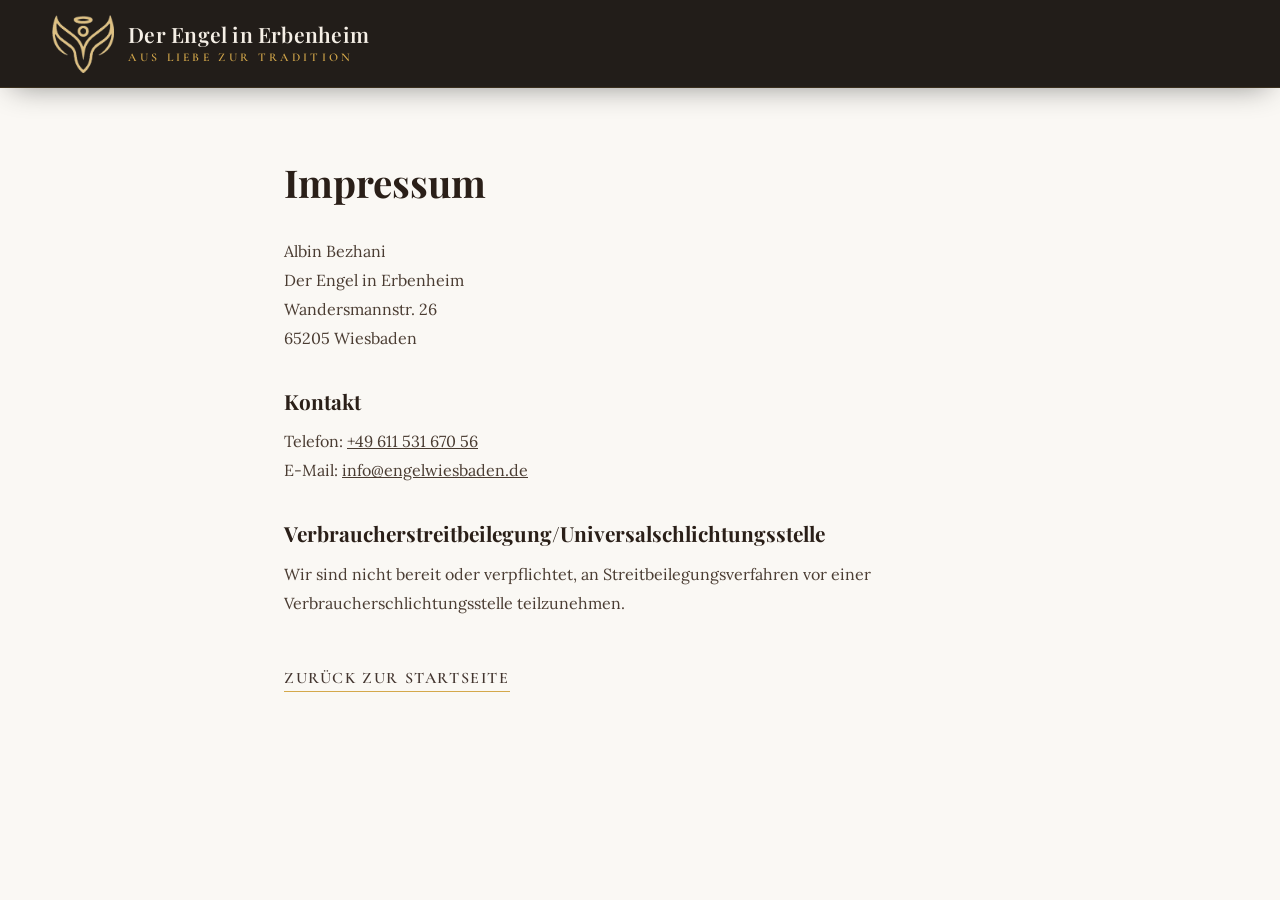
<file: impressum.html>
<!DOCTYPE html>
<html lang="de">
<head>
<meta charset="UTF-8">
<meta name="viewport" content="width=device-width, initial-scale=1">
<title>Impressum | Der Engel in Erbenheim</title>
<link rel="icon" type="image/png" href="assets/img/favicon.png">
<link rel="stylesheet" href="assets/css/fonts.css">
<link rel="stylesheet" href="assets/css/style.css">
<style>
.legal{max-width:760px;margin:0 auto;padding:calc(var(--nav-h) + 4rem) 1.5rem 6rem}
.legal h1{font-family:var(--font-display);font-size:2.4rem;color:var(--text-dark);margin-bottom:1.5rem}
.legal h2{font-family:var(--font-display);font-size:1.3rem;color:var(--text-dark);margin:2rem 0 .6rem}
.legal p{line-height:1.8;margin-bottom:1rem}
.todo{background:var(--cream);border-left:3px solid var(--gold);padding:1rem 1.2rem}
.back{display:inline-block;margin-top:2rem;font-family:var(--font-accent);font-weight:600;letter-spacing:.1em;text-transform:uppercase;color:var(--brown-mid);text-decoration:none;border-bottom:1px solid var(--gold)}
</style>
</head>
<body>
<header class="nav is-scrolled">
  <div class="nav-inner">
    <a href="index.html" class="nav-logo" aria-label="Der Engel in Erbenheim, zur Startseite">
      <img src="assets/img/logo-mark.png" alt="" width="317" height="297">
      <span class="nav-wordmark"><span class="wm-name">Der Engel in Erbenheim</span><span class="wm-tag">Aus Liebe zur Tradition</span></span>
    </a>
  </div>
</header>
<main class="legal">
  <h1>Impressum</h1>

  <p>Albin Bezhani<br>
  Der Engel in Erbenheim<br>
  Wandersmannstr. 26<br>
  65205 Wiesbaden</p>

  <h2>Kontakt</h2>
  <p>Telefon: <a href="tel:+4961153167056">+49 611 531 670 56</a><br>
  E-Mail: <a href="mailto:info@engelwiesbaden.de">info@engelwiesbaden.de</a></p>

  <h2>Verbraucher&shy;streit&shy;beilegung/Universal&shy;schlichtungs&shy;stelle</h2>
  <p>Wir sind nicht bereit oder verpflichtet, an Streitbeilegungsverfahren vor einer Verbraucherschlichtungsstelle teilzunehmen.</p>
  <a class="back" href="index.html">Zurück zur Startseite</a>
</main>
</body>
</html>
</file>
<file: assets/css/fonts.css>
@font-face{font-family:'Playfair Display';font-style:normal;font-weight:500;font-display:swap;src:url(../fonts/playfair-display-latin-500-normal.woff2) format('woff2')}
@font-face{font-family:'Playfair Display';font-style:normal;font-weight:600;font-display:swap;src:url(../fonts/playfair-display-latin-600-normal.woff2) format('woff2')}
@font-face{font-family:'Playfair Display';font-style:normal;font-weight:700;font-display:swap;src:url(../fonts/playfair-display-latin-700-normal.woff2) format('woff2')}
@font-face{font-family:'Playfair Display';font-style:italic;font-weight:500;font-display:swap;src:url(../fonts/playfair-display-latin-500-italic.woff2) format('woff2')}
@font-face{font-family:'Cormorant Garamond';font-style:normal;font-weight:500;font-display:swap;src:url(../fonts/cormorant-garamond-latin-500-normal.woff2) format('woff2')}
@font-face{font-family:'Cormorant Garamond';font-style:normal;font-weight:600;font-display:swap;src:url(../fonts/cormorant-garamond-latin-600-normal.woff2) format('woff2')}
@font-face{font-family:'Cormorant Garamond';font-style:italic;font-weight:500;font-display:swap;src:url(../fonts/cormorant-garamond-latin-500-italic.woff2) format('woff2')}
@font-face{font-family:'Lora';font-style:normal;font-weight:400;font-display:swap;src:url(../fonts/lora-latin-400-normal.woff2) format('woff2')}
@font-face{font-family:'Lora';font-style:normal;font-weight:500;font-display:swap;src:url(../fonts/lora-latin-500-normal.woff2) format('woff2')}
@font-face{font-family:'Lora';font-style:italic;font-weight:400;font-display:swap;src:url(../fonts/lora-latin-400-italic.woff2) format('woff2')}
</file>
<file: assets/css/style.css>
/* Der Engel in Erbenheim – Stylesheet */
*,*::before,*::after{margin:0;padding:0;box-sizing:border-box}

:root{
  --brown-dark:#1a1410;
  --brown-deep:#2a1f18;
  --brown-mid:#43352f;
  --brown-light:#8b6f47;
  --gold:#d4a84b;
  --gold-soft:#e0c184;
  --gold-light:#f0d9a8;
  --cream:#f5efe6;
  --cream-dark:#e8ddd0;
  --white-warm:#faf8f4;
  --text-dark:#2a1f18;
  --text-body:#4a3c32;
  --text-muted:#6b5a4c;
  --line-gold:rgba(212,168,75,.14);
  --ease:cubic-bezier(.16,1,.3,1);
  --nav-h:88px;
  --container:1240px;
  --font-display:'Playfair Display',Georgia,serif;
  --font-accent:'Cormorant Garamond',Georgia,serif;
  --font-body:'Lora',Georgia,serif;
}

html{scroll-behavior:smooth;scroll-padding-top:var(--nav-h);-webkit-text-size-adjust:100%}
body{font-family:var(--font-body);color:var(--text-body);background:var(--white-warm);overflow-x:hidden;line-height:1.6;-webkit-font-smoothing:antialiased;text-rendering:optimizeLegibility}
img{display:block;max-width:100%}
main,.footer{overflow-x:clip}
a{color:inherit}
:focus-visible{outline:2px solid var(--gold);outline-offset:3px}
.sr-only{position:absolute;width:1px;height:1px;overflow:hidden;clip:rect(0 0 0 0);white-space:nowrap}
.skip-link{position:absolute;left:1rem;top:-100px;z-index:200;background:var(--gold);color:var(--brown-dark);padding:.7rem 1.2rem;font-family:var(--font-accent);font-weight:600;text-decoration:none}
.skip-link:focus{top:1rem}

/* ===== Reveal ===== */
.js .reveal,.js .reveal-left,.js .reveal-right{opacity:0;transition:opacity .9s var(--ease),transform .9s var(--ease)}
.js .reveal{transform:translateY(28px)}
.js .reveal-left{transform:translateX(-36px)}
.js .reveal-right{transform:translateX(36px)}
.js .is-visible{opacity:1;transform:none}
.delay-1{transition-delay:.08s!important}
.delay-2{transition-delay:.18s!important}
.delay-3{transition-delay:.28s!important}

/* ===== Buttons ===== */
.btn{display:inline-flex;align-items:center;justify-content:center;gap:.55rem;padding:.9rem 2.1rem;font-family:var(--font-accent);font-size:1rem;font-weight:600;letter-spacing:.1em;text-transform:uppercase;text-decoration:none;white-space:nowrap;cursor:pointer;border:1px solid transparent;transition:background .35s var(--ease),color .35s var(--ease),border-color .35s var(--ease),transform .2s var(--ease),box-shadow .35s var(--ease)}
.btn:active{transform:scale(.98)}
.btn svg{width:16px;height:16px;flex-shrink:0}
.btn-primary{background:var(--gold);color:var(--brown-dark);position:relative;overflow:hidden}
.btn-primary::before{content:'';position:absolute;inset:0;background:linear-gradient(100deg,transparent 30%,rgba(255,255,255,.22) 50%,transparent 70%);transform:translateX(-100%);transition:transform .8s var(--ease)}
.btn-primary:hover{background:var(--gold-light);box-shadow:0 8px 28px -8px rgba(212,168,75,.55)}
.btn-primary:hover::before{transform:translateX(100%)}
.btn-outline{background:rgba(26,20,16,.25);color:var(--cream);border-color:rgba(212,168,75,.5)}
.btn-outline:hover{border-color:var(--gold);color:var(--gold-light)}
.btn-outline-dark{background:transparent;color:var(--brown-dark);border-color:var(--brown-mid)}
.btn-outline-dark:hover{background:var(--brown-dark);color:var(--cream)}

/* ===== Navigation ===== */
.nav{position:fixed;inset:0 0 auto;z-index:100;height:var(--nav-h);background:rgba(26,20,16,.78);backdrop-filter:blur(14px) saturate(140%);-webkit-backdrop-filter:blur(14px) saturate(140%);border-bottom:1px solid transparent;transition:background .4s,border-color .4s,box-shadow .4s}
.nav.is-scrolled{background:rgba(26,20,16,.96);border-bottom-color:var(--line-gold);box-shadow:0 10px 30px -12px rgba(0,0,0,.45)}
.nav-inner{max-width:var(--container);height:100%;margin:0 auto;padding:0 2rem;display:flex;justify-content:space-between;align-items:center;gap:2rem}
.nav-logo{display:flex;align-items:center;gap:.9rem;flex-shrink:0;text-decoration:none}
.nav-logo img{height:58px;width:auto;transition:transform .5s var(--ease)}
.nav-logo:hover img{transform:translateY(-2px)}
.nav-wordmark{display:flex;flex-direction:column;line-height:1.1}
.wm-name{font-family:var(--font-display);font-size:1.32rem;font-weight:600;color:var(--cream);letter-spacing:.01em;white-space:nowrap}
.wm-tag{font-family:var(--font-accent);font-size:.74rem;font-weight:600;letter-spacing:.28em;text-transform:uppercase;color:var(--gold);margin-top:.3rem;white-space:nowrap}
.nav-links{display:flex;gap:2rem;list-style:none;align-items:center}
.nav-links a{color:var(--cream-dark);text-decoration:none;font-family:var(--font-accent);font-size:.95rem;font-weight:500;letter-spacing:.12em;text-transform:uppercase;position:relative;transition:color .3s}
.nav-links a:not(.btn)::after{content:'';position:absolute;left:0;bottom:-6px;width:100%;height:1px;background:var(--gold);transform:scaleX(0);transform-origin:left;transition:transform .4s var(--ease)}
.nav-links a:not(.btn):hover{color:var(--gold-soft)}
.nav-links a:not(.btn):hover::after{transform:scaleX(1)}
.nav-links .btn{padding:.6rem 1.3rem;font-size:.9rem;color:var(--brown-dark)}
.nav-phone{color:var(--gold-soft)!important;letter-spacing:.06em!important;display:inline-flex!important;align-items:center;gap:.45rem}
.nav-phone svg{width:15px;height:15px}

.menu-toggle{display:none;background:none;border:0;width:44px;height:44px;cursor:pointer;position:relative;z-index:102}
.menu-toggle span{position:absolute;left:10px;width:24px;height:1.5px;background:var(--cream);transition:transform .4s var(--ease),opacity .3s}
.menu-toggle span:nth-child(1){top:15px}
.menu-toggle span:nth-child(2){top:21px}
.menu-toggle span:nth-child(3){top:27px}
.menu-toggle[aria-expanded="true"] span:nth-child(1){transform:translateY(6px) rotate(45deg)}
.menu-toggle[aria-expanded="true"] span:nth-child(2){opacity:0}
.menu-toggle[aria-expanded="true"] span:nth-child(3){transform:translateY(-6px) rotate(-45deg)}

.mobile-menu{position:fixed;inset:0;z-index:101;background:rgba(26,20,16,.98);display:flex;flex-direction:column;align-items:center;justify-content:center;gap:1.8rem;opacity:0;visibility:hidden;transition:opacity .4s var(--ease),visibility .4s}
.mobile-menu.is-open{opacity:1;visibility:visible}
.mobile-menu a{color:var(--cream);text-decoration:none;font-family:var(--font-accent);font-size:1.4rem;letter-spacing:.15em;text-transform:uppercase;transition:color .3s}
.mobile-menu a:hover{color:var(--gold)}
.mobile-menu .btn{font-size:1rem;margin-top:.6rem;color:var(--brown-dark)}
body.menu-open{overflow:hidden}

/* ===== Hero ===== */
.hero{position:relative;min-height:100vh;min-height:100dvh;display:flex;align-items:center;overflow:hidden;background:var(--brown-dark);padding:calc(var(--nav-h) + 2rem) 0 4rem}
.hero-bg{position:absolute;inset:0;overflow:hidden}
.hero-bg img{width:100%;height:100%;object-fit:cover;filter:brightness(.34) saturate(.75);transform:scale(1.05)}
.hero-overlay{position:absolute;inset:0;background:linear-gradient(115deg,rgba(26,20,16,.92) 0%,rgba(26,20,16,.45) 55%,rgba(26,20,16,.78) 100%)}
.hero-content{position:relative;z-index:2;max-width:var(--container);margin:0 auto;padding:0 2rem;width:100%;display:grid;grid-template-columns:1.05fr 1fr;gap:5rem;align-items:center}
.hero-text{color:var(--cream)}
.hero-badge{display:inline-block;font-family:var(--font-accent);font-size:.8rem;font-weight:600;letter-spacing:.32em;text-transform:uppercase;color:var(--gold);border:1px solid rgba(212,168,75,.35);padding:.5rem 1.4rem;margin-bottom:1.8rem}
.hero h1{font-family:var(--font-display);font-size:clamp(2.8rem,5.6vw,4.6rem);font-weight:700;line-height:1.08;letter-spacing:-.01em;margin-bottom:1.4rem;color:var(--cream);text-wrap:balance}
.hero h1 em{font-style:italic;font-weight:500;color:var(--gold)}
.hero-sub{font-family:var(--font-accent);font-size:1.32rem;line-height:1.6;color:var(--cream-dark);margin-bottom:2.4rem;max-width:30ch}
.hero-buttons{display:flex;gap:1rem;flex-wrap:wrap}
.hero-image-frame{position:relative;justify-self:end;width:100%;max-width:500px}
.hero-image-frame img{width:100%;aspect-ratio:4/5;height:auto;max-height:68vh;object-fit:cover;border:1px solid rgba(212,168,75,.25);box-shadow:24px 24px 0 rgba(212,168,75,.07),0 30px 60px -20px rgba(0,0,0,.6)}
.corner{position:absolute;width:64px;height:64px;pointer-events:none}
.corner-tl{top:-14px;left:-14px;border-top:1.5px solid var(--gold);border-left:1.5px solid var(--gold)}
.corner-br{bottom:-14px;right:-14px;border-bottom:1.5px solid var(--gold);border-right:1.5px solid var(--gold)}

/* ===== Features ===== */
.features-bar{background:var(--brown-dark);border-top:1px solid var(--line-gold);border-bottom:1px solid var(--line-gold)}
.features-inner{max-width:var(--container);margin:0 auto;display:grid;grid-template-columns:repeat(3,1fr)}
.feature-item{padding:3rem 2.2rem;text-align:center;border-right:1px solid rgba(212,168,75,.08);transition:background .5s}
.feature-item:last-child{border-right:0}
.feature-item:hover{background:rgba(212,168,75,.035)}
.feature-icon{display:inline-flex;align-items:center;justify-content:center;width:56px;height:56px;margin-bottom:1rem;border:1px solid rgba(212,168,75,.22);border-radius:50%;transition:border-color .4s,transform .5s var(--ease)}
.feature-item:hover .feature-icon{border-color:var(--gold);transform:translateY(-3px)}
.feature-icon svg{width:26px;height:26px;stroke:var(--gold);fill:none;stroke-width:1.5;stroke-linecap:round;stroke-linejoin:round}
.feature-item h3{font-family:var(--font-display);font-size:1.12rem;color:var(--gold-soft);margin-bottom:.55rem;font-weight:500}
.feature-item p{font-size:.88rem;color:var(--cream-dark);line-height:1.7;opacity:.75;max-width:30ch;margin:0 auto}

/* ===== Sections ===== */
section{padding:7rem 2rem}
.container{max-width:var(--container);margin:0 auto}
.center{text-align:center}
.section-label{display:block;font-family:var(--font-accent);font-size:.82rem;font-weight:600;letter-spacing:.3em;text-transform:uppercase;color:var(--brown-light);margin-bottom:.9rem}
.on-dark .section-label{color:var(--gold)}
.section-title{font-family:var(--font-display);font-size:clamp(2.1rem,3.6vw,2.9rem);font-weight:600;color:var(--text-dark);line-height:1.15;margin-bottom:1.1rem;text-wrap:balance}
.on-dark .section-title{color:var(--cream)}
.divider{width:56px;height:1.5px;background:var(--gold);margin-bottom:1.8rem}
.center .divider{margin-inline:auto}

/* ===== Aktuelles ===== */
.aktuelles{background:var(--cream)}
.aktuelles-box{position:relative;background:var(--white-warm);border:1px solid var(--cream-dark);border-left:3px solid var(--gold);padding:2.4rem 2.8rem;max-width:680px;margin:1rem auto 0;text-align:left;transition:box-shadow .5s var(--ease),transform .5s var(--ease)}
.aktuelles-box:hover{box-shadow:0 18px 40px -22px rgba(42,31,24,.35);transform:translateY(-2px)}
.aktuelles-list{display:grid;gap:1.5rem}
.aktuelles-box time{display:block;font-family:var(--font-accent);font-size:.82rem;font-weight:600;letter-spacing:.2em;text-transform:uppercase;color:var(--brown-light);margin-bottom:.5rem}
.aktuelles-box h3{font-family:var(--font-display);font-size:1.25rem;color:var(--brown-mid);margin-bottom:.9rem;font-weight:600}
.aktuelles-box p{line-height:1.8;font-size:1rem}
.aktuelles-box p+p{margin-top:.7rem}
.aktuelles-box .signature{margin-top:1.2rem;font-style:italic;color:var(--brown-light)}

/* ===== Speisekarte ===== */
.speisekarte{background:var(--brown-dark);color:var(--cream);position:relative;overflow:hidden}
.grain::before{content:'';position:absolute;inset:0;opacity:.05;pointer-events:none;background-image:url("data:image/svg+xml,%3Csvg viewBox='0 0 256 256' xmlns='http://www.w3.org/2000/svg'%3E%3Cfilter id='n'%3E%3CfeTurbulence type='fractalNoise' baseFrequency='.85' numOctaves='4' stitchTiles='stitch'/%3E%3C/filter%3E%3Crect width='100%25' height='100%25' filter='url(%23n)'/%3E%3C/svg%3E")}
.split{display:grid;grid-template-columns:1fr 1fr;gap:5rem;align-items:center;position:relative}
.media-frame{overflow:hidden;position:relative}
.media-frame img{width:100%;height:100%;object-fit:cover;transition:transform 1.2s var(--ease)}
.media-frame:hover img{transform:scale(1.04)}
.speisekarte .media-frame{aspect-ratio:5/6;border:1px solid rgba(212,168,75,.15)}
.speisekarte-text p{font-size:1rem;line-height:1.9;color:var(--cream-dark);margin-bottom:1.3rem;max-width:52ch}
.menu-buttons{display:flex;flex-wrap:wrap;gap:1rem;margin-top:.8rem}

/* ===== Instagram ===== */
.instagram{position:relative;padding:0;overflow:hidden;background:var(--brown-dark)}
.instagram-images{display:grid;grid-template-columns:repeat(4,1fr)}
.instagram-images img{width:100%;height:340px;object-fit:cover;filter:saturate(.85);transition:transform 1s var(--ease),filter .6s}
.instagram:hover .instagram-images img{filter:saturate(1)}
.instagram-overlay{position:absolute;inset:0;display:flex;flex-direction:column;align-items:center;justify-content:center;text-align:center;background:radial-gradient(ellipse at center,rgba(26,20,16,.82) 0%,rgba(26,20,16,.62) 70%);padding:2rem}
.instagram-overlay .section-label{color:var(--gold);margin-bottom:.4rem}
.instagram-overlay h2{font-family:var(--font-display);font-size:clamp(2.2rem,4vw,2.9rem);color:var(--cream);margin-bottom:1.6rem;font-weight:600}
.btn-ghost-gold{background:transparent;color:var(--cream);border-color:var(--gold)}
.btn-ghost-gold:hover{background:var(--gold);color:var(--brown-dark)}

/* ===== Über uns ===== */
.ueber-uns{background:var(--white-warm)}
.ueber-uns .split{grid-template-columns:1.15fr 1fr}
.ueber-text p{font-size:1rem;line-height:1.9;margin-bottom:1.15rem;max-width:58ch}
.ueber-image{position:relative}
.ueber-image .media-frame{aspect-ratio:3/2;border:1px solid var(--cream-dark);box-shadow:0 30px 60px -30px rgba(42,31,24,.45)}
.ueber-year{position:absolute;bottom:-22px;left:-22px;background:var(--brown-dark);color:var(--gold);padding:1.1rem 1.6rem;font-family:var(--font-display);font-size:1.35rem;font-weight:600;letter-spacing:.04em;border:1px solid rgba(212,168,75,.25)}
.ueber-year small{display:block;font-family:var(--font-accent);font-size:.72rem;letter-spacing:.28em;text-transform:uppercase;color:var(--cream-dark);font-weight:500;margin-bottom:.15rem}

/* ===== Regional ===== */
.regional{background:var(--cream)}
.regional-intro{max-width:640px;margin:0 auto 3.5rem;text-align:center}
.regional-intro p{font-size:1rem;line-height:1.8}
.regional-grid{display:grid;grid-template-columns:1.25fr 1fr 1fr;gap:1.5rem}
.regional-card{position:relative;overflow:hidden;height:380px;margin:0}
.regional-card img{width:100%;height:100%;object-fit:cover;transition:transform 1.2s var(--ease)}
.regional-card:hover img{transform:scale(1.08)}
.regional-card figcaption{position:absolute;inset:0;display:flex;flex-direction:column;justify-content:flex-end;padding:2rem;background:linear-gradient(to top,rgba(26,20,16,.9) 0%,rgba(26,20,16,.2) 55%,transparent 100%)}
.regional-card h3{font-family:var(--font-display);font-size:1.3rem;color:var(--cream);margin-bottom:.3rem;font-weight:500}
.regional-card p{font-size:.88rem;color:var(--cream-dark);opacity:.88}
.regional-card h3::after{content:'';display:block;width:0;height:1px;background:var(--gold);margin-top:.5rem;transition:width .6s var(--ease)}
.regional-card:hover h3::after{width:40px}

/* ===== Reviews ===== */
.reviews{background:var(--brown-dark);color:var(--cream);position:relative}
.reviews-grid{display:grid;grid-template-columns:repeat(3,1fr);gap:1.8rem;margin-top:3rem;text-align:left}
.review-card{position:relative;background:rgba(255,255,255,.025);border:1px solid rgba(212,168,75,.12);padding:2.6rem 2.2rem 2.2rem;transition:border-color .5s,transform .6s var(--ease),background .5s}
.review-card:hover{border-color:rgba(212,168,75,.3);background:rgba(212,168,75,.04);transform:translateY(-4px)}
.review-card::before{content:'\201C';position:absolute;top:.6rem;right:1.4rem;font-family:var(--font-display);font-size:4.5rem;line-height:1;color:rgba(212,168,75,.14)}
.review-stars{display:flex;gap:3px;margin-bottom:1.1rem}
.review-stars svg{width:14px;height:14px;fill:var(--gold)}
.review-card blockquote{font-size:.97rem;line-height:1.8;color:var(--cream-dark);font-style:italic;margin-bottom:1.4rem}
.review-author{font-family:var(--font-accent);font-size:1.08rem;font-weight:600;color:var(--gold-soft);font-style:normal}
.review-author span{display:block;font-size:.82rem;font-weight:500;color:var(--cream-dark);opacity:.6;letter-spacing:.06em}

/* ===== Reservation ===== */
.reservation{background:var(--white-warm);text-align:center}
.reservation .container{max-width:680px}
.reservation p{font-size:1rem;line-height:1.8;margin-bottom:2.2rem}
.res-methods{display:flex;gap:1rem;justify-content:center;flex-wrap:wrap}

/* ===== Info ===== */
.info-section{background:var(--cream)}
.info-section .head{text-align:center;margin-bottom:3.5rem}
.info-grid{display:grid;grid-template-columns:1fr 1fr;gap:4.5rem}
.info-grid h3{font-family:var(--font-display);font-size:1.25rem;color:var(--text-dark);margin-bottom:1.4rem;font-weight:500}
.hours-table{width:100%;border-collapse:collapse}
.hours-table tr{border-bottom:1px solid var(--cream-dark)}
.hours-table tr:last-child{border-bottom:0}
.hours-table th,.hours-table td{padding:.85rem .6rem;font-size:1rem;text-align:left;font-weight:400}
.hours-table th{font-weight:500;color:var(--text-dark)}
.hours-table td{text-align:right;color:var(--text-body);font-variant-numeric:tabular-nums}
.hours-table .closed{color:var(--brown-light);font-style:italic}
.hours-table tr.is-today{background:var(--white-warm)}
.hours-table tr.is-today th{color:var(--brown-mid);font-weight:600}
.hours-table tr.is-today th::after{content:'Heute';margin-left:.6rem;font-family:var(--font-accent);font-size:.72rem;font-weight:600;letter-spacing:.2em;text-transform:uppercase;color:var(--brown-dark);background:var(--gold-soft);padding:.15rem .5rem;vertical-align:middle}
.map{position:relative;aspect-ratio:16/10;background:var(--cream-dark);border:1px solid var(--cream-dark);overflow:hidden}
.map iframe{position:absolute;inset:0;width:100%;height:100%;border:0;filter:sepia(.25) saturate(.85)}
.map-consent{position:absolute;inset:0;display:flex;flex-direction:column;align-items:center;justify-content:center;gap:1rem;padding:2rem;text-align:center;background:linear-gradient(rgba(232,221,208,.9),rgba(232,221,208,.9)),repeating-linear-gradient(45deg,transparent 0 22px,rgba(139,111,71,.08) 22px 23px)}
.map-consent p{font-size:.86rem;line-height:1.6;color:var(--text-muted);max-width:40ch}
.map-consent a{color:var(--brown-mid)}
.map-consent .btn{padding:.7rem 1.4rem;font-size:.88rem}
.address-info{margin-top:1.5rem;display:flex;justify-content:space-between;align-items:flex-end;gap:1rem;flex-wrap:wrap}
.address-info p{font-size:1rem;line-height:1.8}
.address-info a.route{font-family:var(--font-accent);font-weight:600;letter-spacing:.1em;text-transform:uppercase;font-size:.9rem;color:var(--brown-mid);text-decoration:none;border-bottom:1px solid var(--gold);padding-bottom:2px;transition:color .3s}
.address-info a.route:hover{color:var(--brown-light)}

/* ===== Footer ===== */
.footer{background:var(--brown-dark);color:var(--cream-dark);padding:5rem 2rem 1.6rem;border-top:1px solid var(--line-gold)}
.footer-top{max-width:var(--container);margin:0 auto;display:grid;grid-template-columns:1.5fr 1fr 1.1fr 1.3fr;gap:3rem;padding-bottom:3rem;border-bottom:1px solid rgba(212,168,75,.08)}
.footer-brand img{width:270px;height:auto;margin-bottom:1.3rem}
.footer-brand p{font-size:.88rem;line-height:1.75;opacity:.68;max-width:300px}
.footer-social{display:flex;gap:.7rem;margin-top:1.4rem}
.footer-social a{display:flex;align-items:center;justify-content:center;width:40px;height:40px;border:1px solid rgba(212,168,75,.25);color:var(--cream-dark);transition:all .35s var(--ease)}
.footer-social a:hover{background:var(--gold);border-color:var(--gold);color:var(--brown-dark)}
.footer-social svg{width:17px;height:17px}
.footer-col h4{font-family:var(--font-display);font-size:1rem;color:var(--gold-soft);margin-bottom:1.3rem;font-weight:500}
.footer-col ul{list-style:none}
.footer-col li{margin-bottom:.6rem}
.footer-col li a{text-decoration:none;font-size:.88rem;opacity:.7;transition:opacity .3s,color .3s}
.footer-col li a:hover{color:var(--gold);opacity:1}
.footer-hours{width:100%;border-collapse:collapse}
.footer-hours th,.footer-hours td{padding:.28rem 0;font-size:.86rem;opacity:.7;font-weight:400;text-align:left;font-variant-numeric:tabular-nums}
.footer-hours td{text-align:right}
.footer-hours .closed{font-style:italic;opacity:.5}
.contact-item{display:flex;align-items:flex-start;gap:.7rem;margin-bottom:.8rem;font-size:.88rem;line-height:1.55}
.contact-item svg{width:16px;height:16px;stroke:var(--gold);fill:none;stroke-width:1.7;flex-shrink:0;margin-top:3px}
.contact-item span,.contact-item a{opacity:.75;text-decoration:none;transition:opacity .3s,color .3s}
.contact-item a:hover{color:var(--gold);opacity:1}
.footer-bottom{max-width:var(--container);margin:0 auto;padding-top:1.6rem;display:flex;justify-content:space-between;align-items:center;flex-wrap:wrap;gap:1rem}
.footer-copy{font-size:.78rem;opacity:.45}
.footer-legal{display:flex;gap:1.6rem;list-style:none}
.footer-legal a{text-decoration:none;font-size:.78rem;opacity:.5;transition:opacity .3s,color .3s}
.footer-legal a:hover{color:var(--gold);opacity:1}

/* ===== Motion ===== */
@media (prefers-reduced-motion:no-preference){
  .hero-bg img{animation:slowZoom 24s ease-in-out infinite alternate}
  .hero-text>*{animation:fadeUp 1s var(--ease) both}
  .hero-text>*:nth-child(1){animation-delay:.15s}
  .hero-text>*:nth-child(2){animation-delay:.28s}
  .hero-text>*:nth-child(3){animation-delay:.42s}
  .hero-text>*:nth-child(4){animation-delay:.56s}
  .hero-image-frame{animation:fadeIn 1.4s var(--ease) .5s both}
  .corner{animation:cornerIn 1.2s var(--ease) 1s both}
}
@keyframes slowZoom{from{transform:scale(1.05)}to{transform:scale(1.13)}}
@keyframes fadeUp{from{opacity:0;transform:translateY(24px)}to{opacity:1;transform:none}}
@keyframes fadeIn{from{opacity:0;transform:translateY(16px) scale(.98)}to{opacity:1;transform:none}}
@keyframes cornerIn{from{opacity:0;transform:scale(.6)}to{opacity:1;transform:none}}
@media (prefers-reduced-motion:reduce){
  html{scroll-behavior:auto}
  *,*::before,*::after{transition-duration:.01ms!important;animation-duration:.01ms!important}
  .js .reveal,.js .reveal-left,.js .reveal-right{opacity:1;transform:none}
}

/* ===== Responsive ===== */
@media (max-width:1180px){
  .nav-links{gap:1.4rem}
  .nav-phone{display:none!important}
}
@media (max-width:900px){
  :root{--nav-h:72px}
  .nav-logo img{height:48px}
  .wm-name{font-size:1.12rem}
  .wm-tag{font-size:.64rem;letter-spacing:.22em}
  .nav-links{display:none}
  .menu-toggle{display:block}
  section{padding:5rem 1.5rem}
  .hero{padding-bottom:3rem}
  .hero-content{grid-template-columns:1fr;text-align:center;gap:0}
  .hero-sub{margin-inline:auto}
  .hero-buttons{justify-content:center}
  .hero-image-frame{display:none}
  .features-inner{grid-template-columns:1fr}
  .feature-item{border-right:0;border-bottom:1px solid rgba(212,168,75,.08);padding:2.4rem 1.5rem}
  .feature-item:last-child{border-bottom:0}
  .split,.ueber-uns .split{grid-template-columns:1fr;gap:3rem}
  .ueber-image{margin:0 22px 22px}
  .regional-grid,.reviews-grid,.info-grid{grid-template-columns:1fr}
  .regional-card{height:300px}
  .instagram-images{grid-template-columns:repeat(2,1fr)}
  .instagram-images img{height:240px}
  .info-grid{gap:3rem}
  .footer-top{grid-template-columns:1fr 1fr;gap:2.5rem}
}
@media (max-width:600px){
  .nav-inner{padding:0 .75rem 0 1rem;gap:.5rem}
  .nav-logo{gap:.6rem;min-width:0}
  .nav-logo img{height:40px}
  .wm-name{font-size:.98rem}
  .wm-tag{font-size:.56rem;letter-spacing:.18em}
  .menu-toggle{flex-shrink:0}
  section{padding:4.2rem 1rem}
  .hero-buttons{flex-direction:column;align-items:stretch;max-width:320px;margin-inline:auto}
  .res-methods{flex-direction:column;align-items:stretch;max-width:320px;margin-inline:auto}
  .menu-buttons{flex-direction:column;align-items:stretch;max-width:320px}
  .aktuelles-box{padding:1.8rem 1.5rem}
  .footer-top{grid-template-columns:1fr}
  .footer-bottom{flex-direction:column;text-align:center}
  .footer{padding:4rem 1.2rem 1.4rem}
}
</file>
